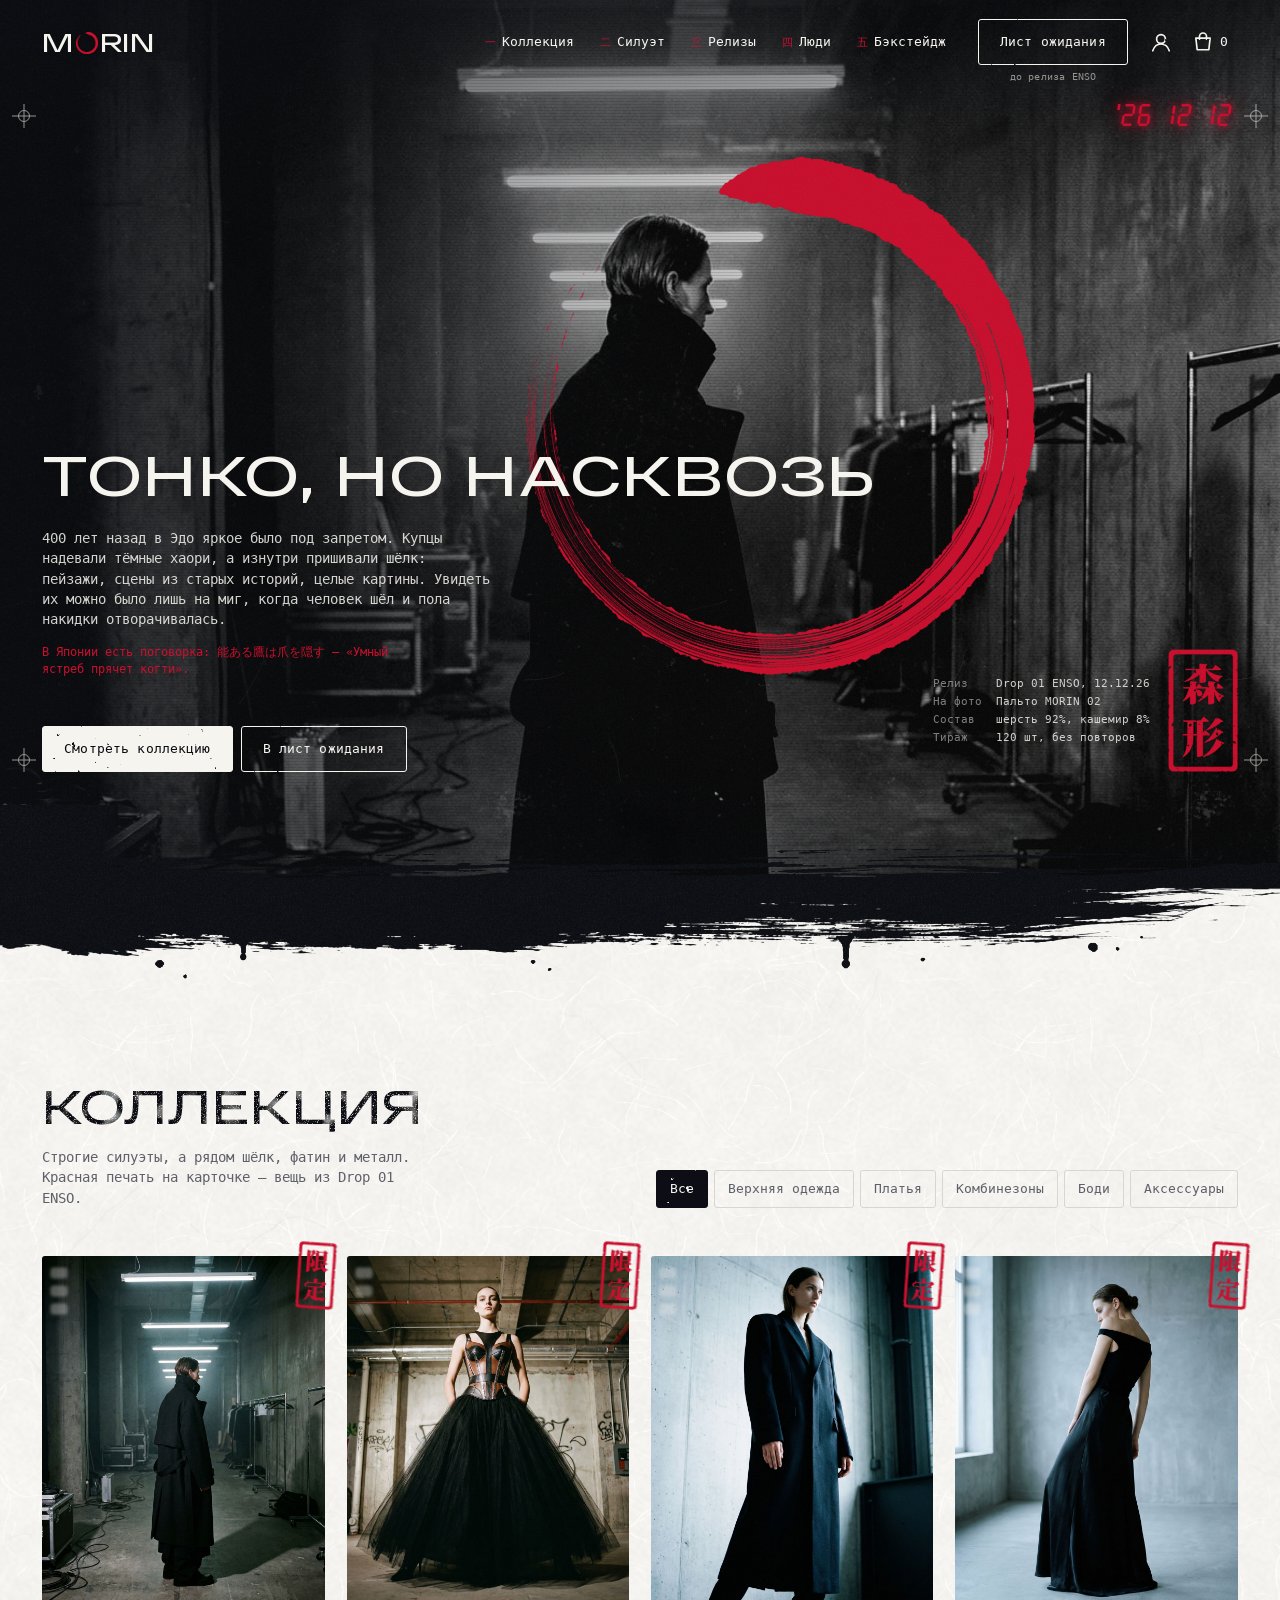
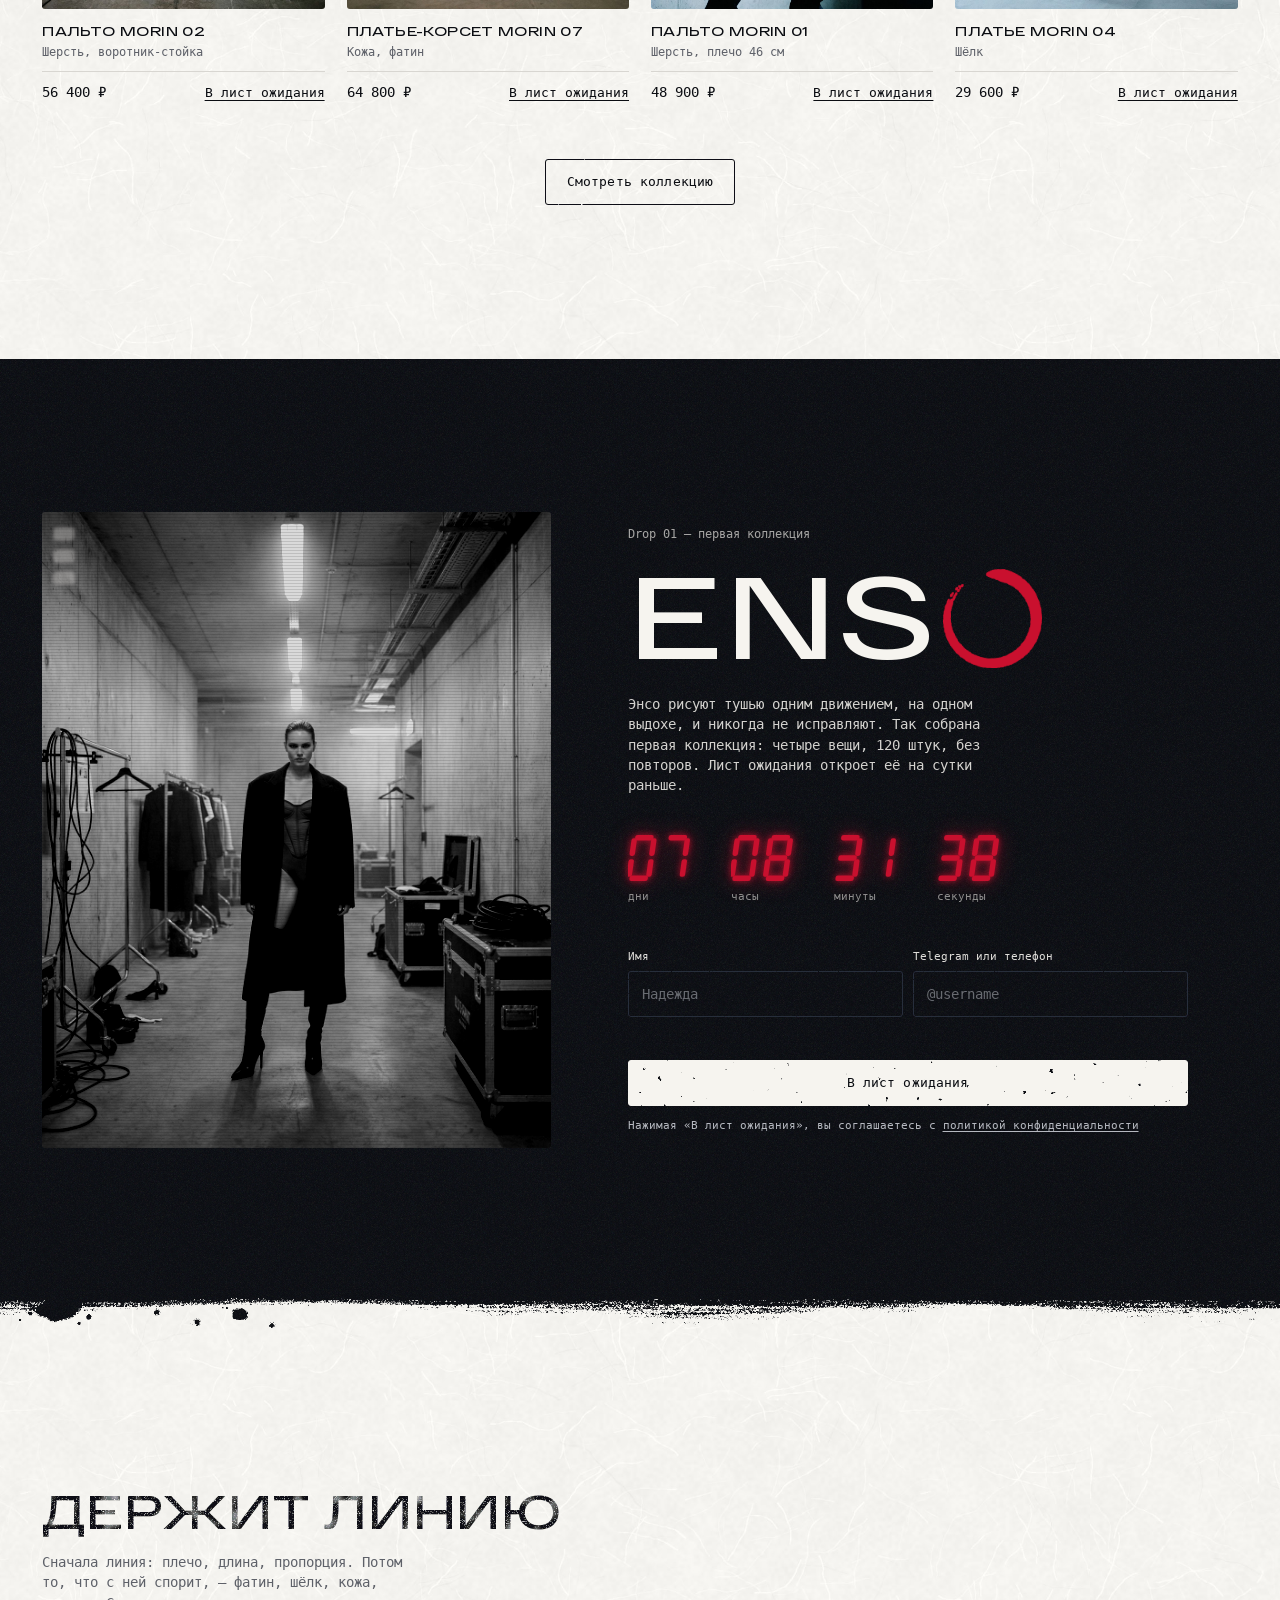
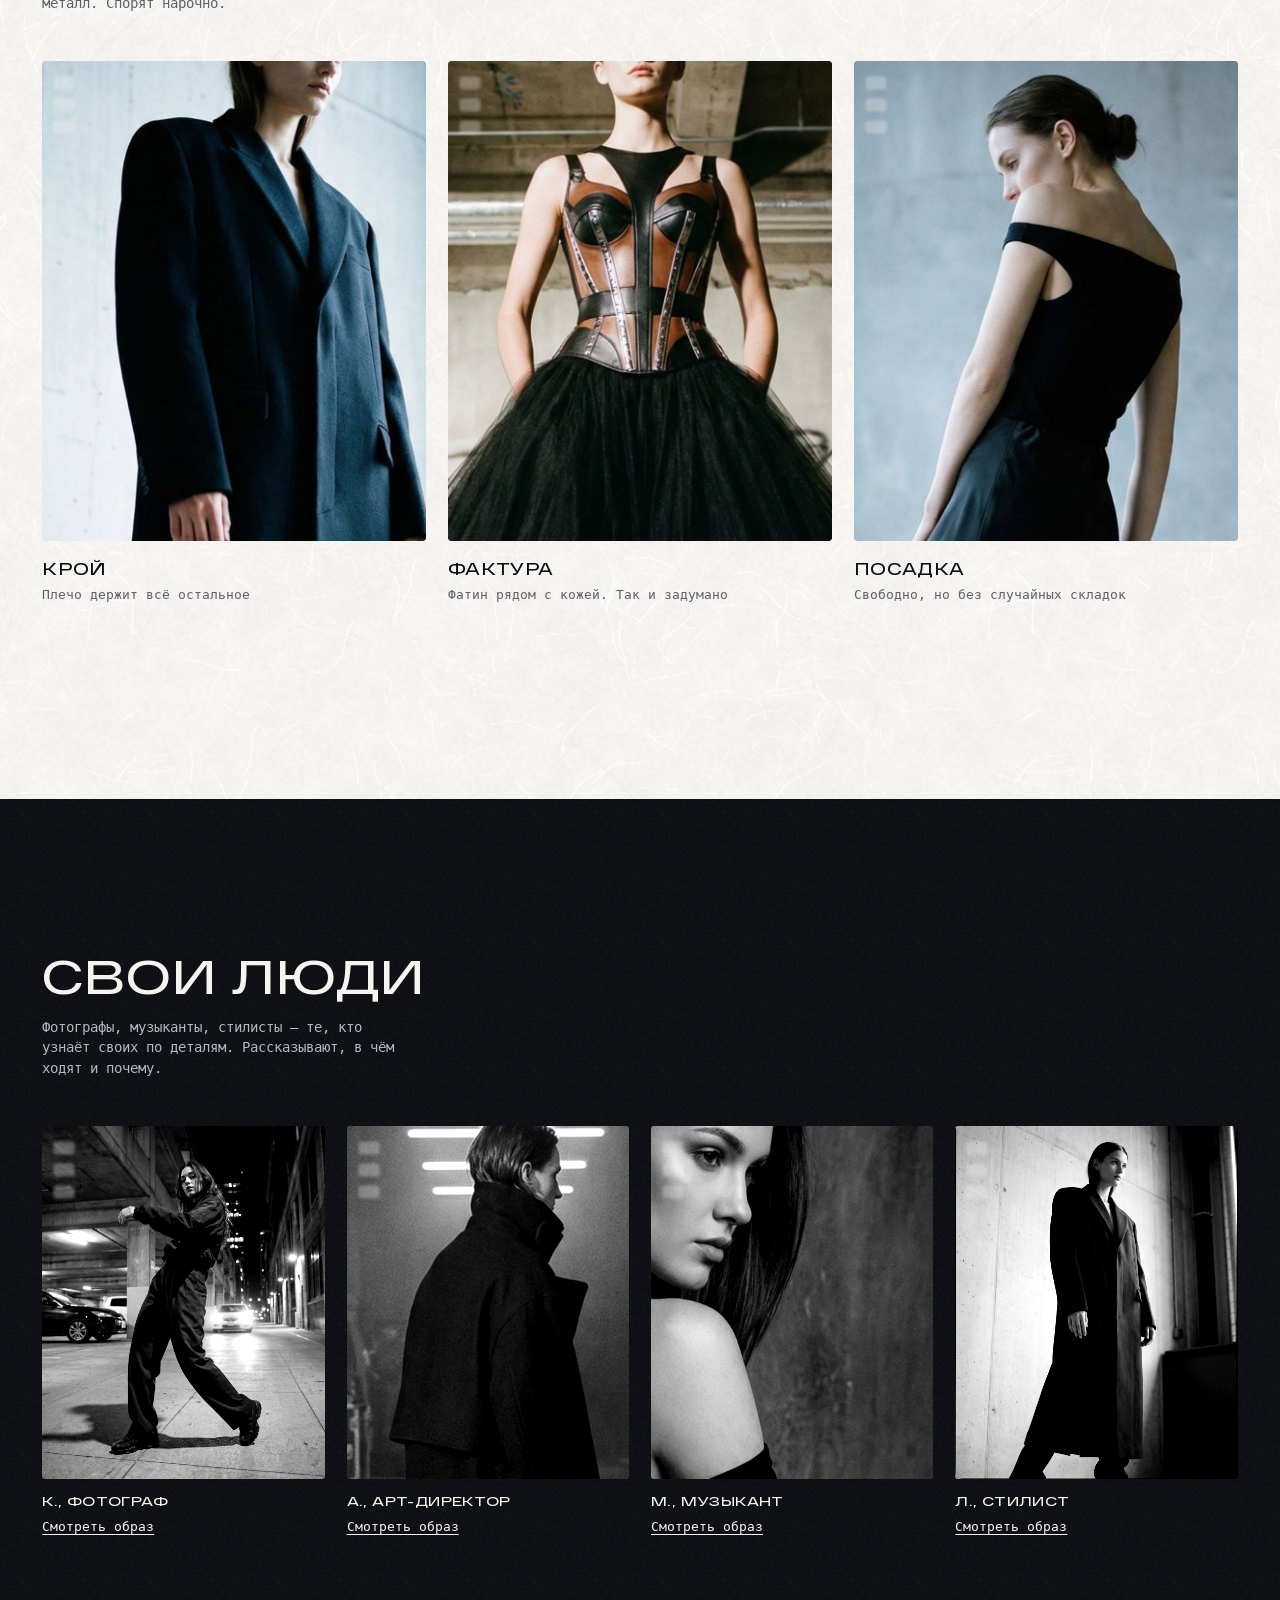
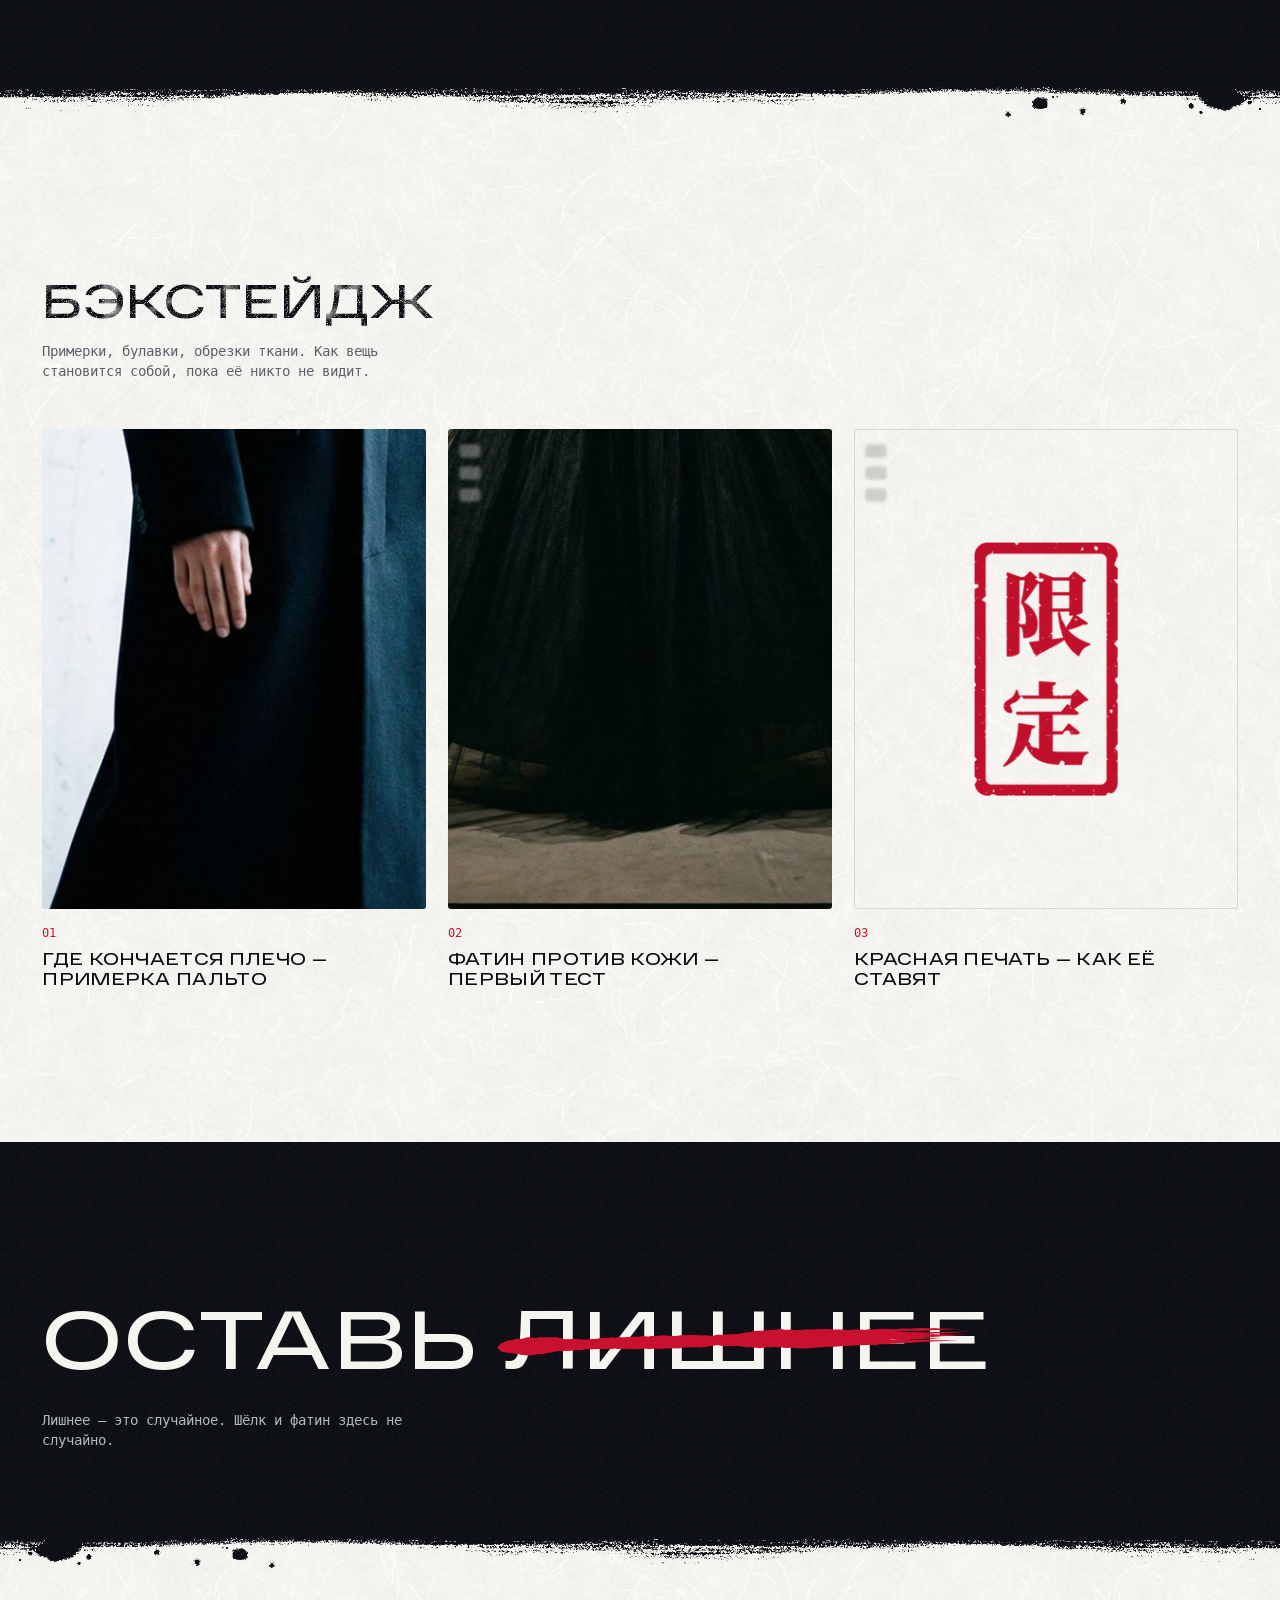
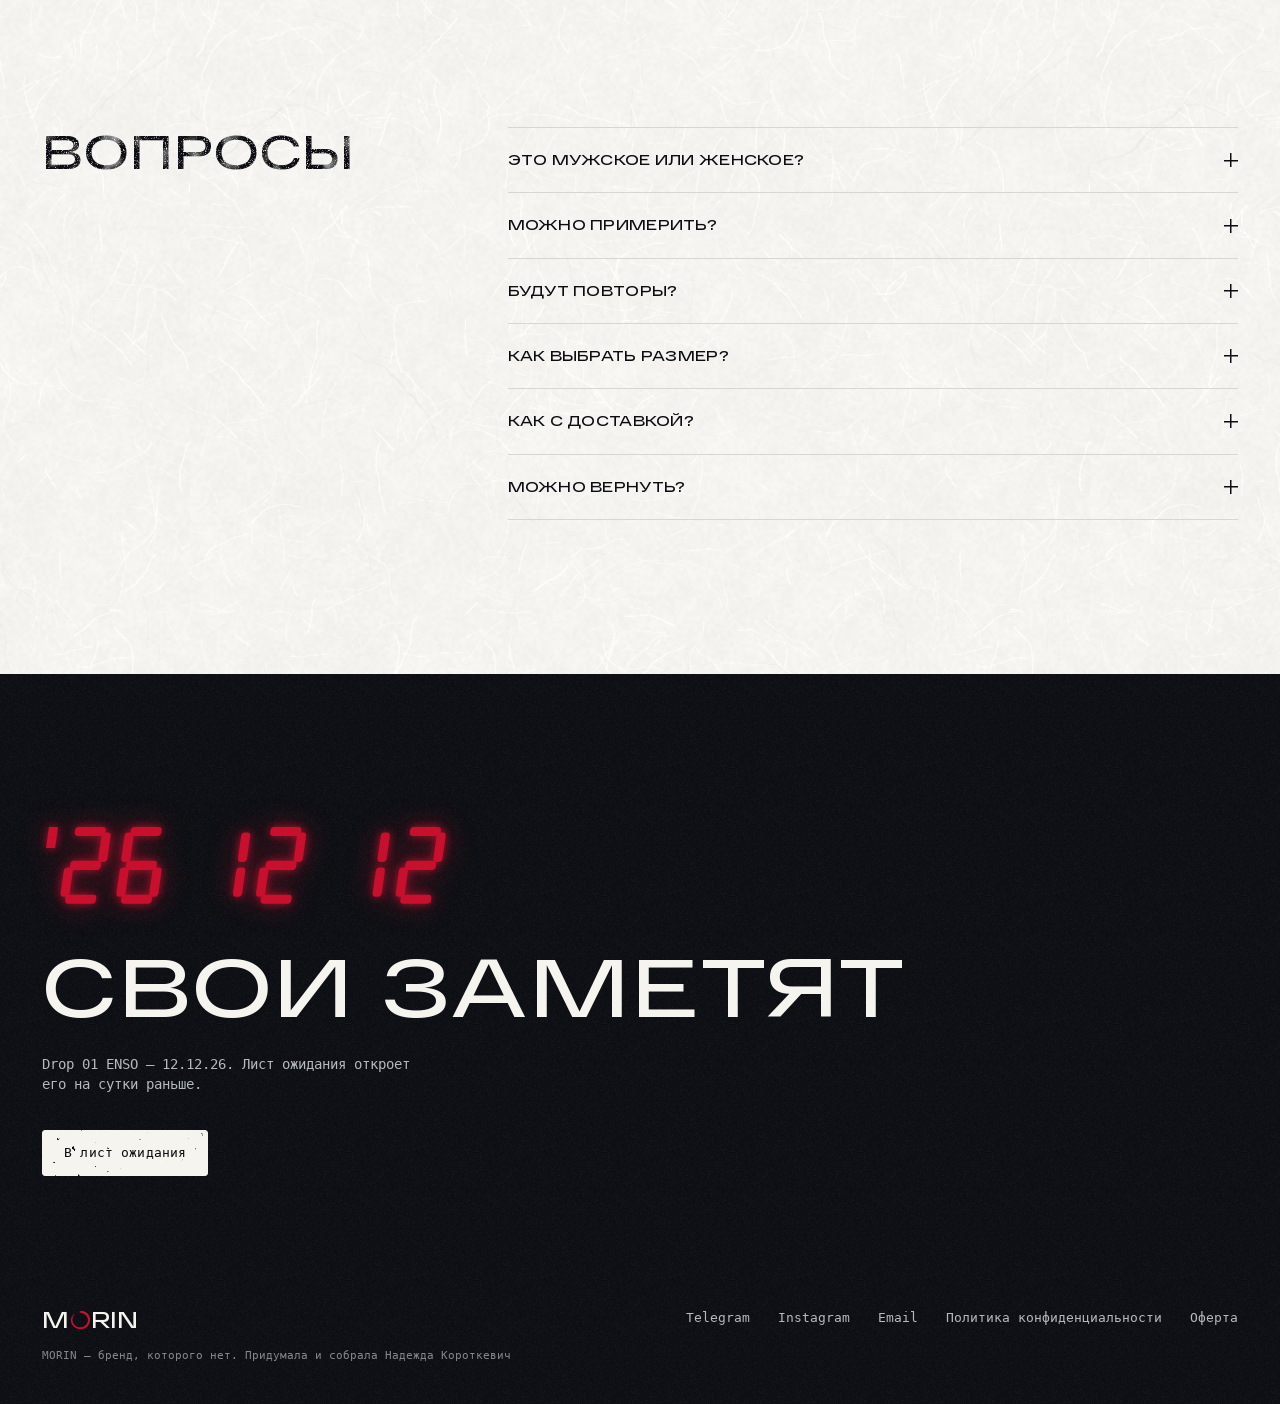
<file: index.html>
<!doctype html>
<html lang="ru">
<head>
<meta charset="utf-8">
<meta name="viewport" content="width=device-width,initial-scale=1,viewport-fit=cover">
<meta name="claude:viewport-fit-sides" content="cover">
<title>MORIN</title>
<link rel="icon" href="favicon.ico" sizes="any">
<link rel="icon" href="favicon-32x32.png" type="image/png" sizes="32x32">
<link rel="icon" href="favicon-16x16.png" type="image/png" sizes="16x16">
<link rel="apple-touch-icon" href="apple-touch-icon.png">
<link rel="stylesheet" href="css/morin.css">
<script>if(!matchMedia('(prefers-reduced-motion: reduce)').matches&&'IntersectionObserver' in window)document.documentElement.classList.add('anim')</script>
</head>
<body>



<div id="chrome"></div>

<main id="top">
  <!-- ЭКРАН 1 -->
  <section class="hero" aria-labelledby="h1">
    <img class="hero__photo" src="img/corridor-coat.jpg" alt="Модель в длинном пальто MORIN 02 стоит в бетонном коридоре бэкстейджа">
    <img class="hero__silk" id="silk" src="img/silk-lining.webp" alt="" aria-hidden="true">
    <div class="hero__glitch" aria-hidden="true"></div>
    <div class="hero__glitch hero__glitch--r" aria-hidden="true"></div>
    <div class="hero__scan" aria-hidden="true"></div>
    <div class="hero__grain"></div>
    <div class="hero__shade"></div>
    <img class="enso" src="img/enso-red.webp" alt="">
    <svg class="reg reg--tl" aria-hidden="true"><use href="#reg"/></svg>
    <svg class="reg reg--tr" aria-hidden="true"><use href="#reg"/></svg>
    <svg class="datestamp" id="datestamp" role="img" aria-label="Дата релиза: 12 декабря 2026"></svg>
    <svg class="reg reg--bl" aria-hidden="true"><use href="#reg"/></svg>
    <svg class="reg reg--br" aria-hidden="true"><use href="#reg"/></svg>

    <div class="hero__content">
      <div class="wrap">
        <h1 id="h1">Тонко, но насквозь</h1>
        <p class="hero__lead">400 лет назад в Эдо яркое было под запретом. Купцы надевали тёмные хаори, а изнутри пришивали шёлк: пейзажи, сцены из старых историй, целые картины. Увидеть их можно было лишь на миг, когда человек шёл и пола накидки отворачивалась.</p>
        <p class="hero__saying">В Японии есть поговорка: <span lang="ja">能ある鷹は爪を隠す</span> — «Умный ястреб прячет когти».</p>
        <div class="hero__actions">
          <a class="btn btn--solid" href="catalog.html">Смотреть коллекцию</a>
          <a class="btn btn--light" href="#drop">В лист ожидания</a>
        </div>
      </div>
    </div>

    <div class="doc">
      <dl>
        <dt>Релиз</dt><dd>Drop 01 ENSO, 12.12.26</dd>
        <dt>На фото</dt><dd>Пальто MORIN 02</dd>
        <dt>Состав</dt><dd>шерсть 92%, кашемир 8%</dd>
        <dt>Тираж</dt><dd>120 шт, без повторов</dd>
      </dl>
      <img class="stamp" src="img/seal-moriform.webp" alt="Печать MORIN: иероглифы 森 и 形 — «мори» и «форма»">
    </div>
  </section>

  <!-- ЭКРАН 2 -->
  <section class="paper t-tear b-tear" id="collection" aria-labelledby="col-h">
    <span class="pline pline--hero" aria-hidden="true"></span>
    <div class="wrap col">
      <div class="col__head">
        <div>
          <h2 id="col-h">Коллекция</h2>
          <p>Строгие силуэты, а рядом шёлк, фатин и металл. Красная печать на карточке — вещь из Drop 01 ENSO.</p>
        </div>
        <div class="filters" role="group" aria-label="Категории" id="filters"></div>
      </div>
      <div class="grid" id="grid"></div>
      <div class="col__more"><a class="btn btn--ink" href="catalog.html">Смотреть коллекцию</a></div>
    </div>
  </section>
  <!-- ДРОП ENSO -->
  <section class="drop t-tear b-tear" id="drop" aria-labelledby="drop-h">
    <div class="wrap drop__grid">
      <figure class="drop__photo">
        <span class="film" aria-hidden="true"><i></i><i></i><i></i></span>
        <img src="img/corridor-woman.jpg" alt="Модель в чёрном пальто нараспашку посреди коридора бэкстейджа">
        <img class="stamp" src="img/seal-gentei.webp" alt="Печать 限定: ограниченный выпуск">
      </figure>
      <div>
        <p class="drop__kicker">Drop 01 — первая коллекция</p>
        <h2 class="drop__title" id="drop-h" aria-label="ENSO">ENS<img src="img/logo-enso-o.webp" alt=""></h2>
        <p class="drop__lead">Энсо рисуют тушью одним движением, на одном выдохе, и никогда не исправляют. Так собрана первая коллекция: четыре вещи, 120 штук, без повторов. Лист ожидания откроет её на сутки раньше.</p>
        <div class="count" id="count" role="timer" aria-label="До релиза Drop 01 ENSO"></div>
        <div class="wait" id="wait">
          <img class="uketsuke" src="img/seal-uketsuke.webp" alt="">
          <form id="waitForm" novalidate>
            <label for="wName">Имя<span class="field"><input id="wName" name="name" autocomplete="given-name" placeholder="Надежда"></span></label>
            <label for="wTg">Telegram или телефон<span class="field"><input id="wTg" name="tg" placeholder="@username"></span></label>
            <p class="wait__err" id="wErr" role="alert"></p>
            <button class="btn btn--solid" type="submit">В лист ожидания</button>
            <p class="consent" style="grid-column:1/-1;margin:2px 0 0">Нажимая «В лист ожидания», вы соглашаетесь с <a href="privacy.html">политикой конфиденциальности</a></p>
          </form>
          <p class="wait__ok" id="wOk" hidden>Заявка принята. Доступ к ENSO придёт за сутки до релиза.</p>
        </div>
      </div>
    </div>
  </section>

  <!-- ФОРМА -->
  <section class="paper form-sec t-tear b-tear" id="silhouette" aria-labelledby="form-h">
    <span class="pline pline--top pline--mirror" aria-hidden="true"></span>
    <div class="wrap col">
      <div class="col__head">
        <div>
          <h2 id="form-h">Держит линию</h2>
          <p>Сначала линия: плечо, длина, пропорция. Потом то, что с ней спорит, — фатин, шёлк, кожа, металл. Спорят нарочно.</p>
        </div>
      </div>
      <div class="tri">
        <figure><span class="ph"><img src="img/coat-long-d1.jpg" alt="Плечо и лацкан тёмного шерстяного пальто"><span class="film" aria-hidden="true"><i></i><i></i><i></i></span></span><figcaption><h3>Крой</h3><p>Плечо держит всё остальное</p></figcaption></figure>
        <figure><span class="ph"><img src="img/corset-d1.jpg" alt="Кожаный корсет и юбка из чёрного фатина"><span class="film" aria-hidden="true"><i></i><i></i><i></i></span></span><figcaption><h3>Фактура</h3><p>Фатин рядом с кожей. Так и задумано</p></figcaption></figure>
        <figure><span class="ph"><img src="img/dress-d1.jpg" alt="Спина в чёрном шёлковом платье с открытыми плечами"><span class="film" aria-hidden="true"><i></i><i></i><i></i></span></span><figcaption><h3>Посадка</h3><p>Свободно, но без случайных складок</p></figcaption></figure>
      </div>
    </div>
  </section>

  <!-- ЛЮДИ (громко) -->
  <section class="dark t-tear b-tear" id="people" aria-labelledby="people-h">
    <div class="wrap dark__in">
      <div class="col__head">
        <div>
          <h2 id="people-h">Свои люди</h2>
          <p>Фотографы, музыканты, стилисты — те, кто узнаёт своих по деталям. Рассказывают, в чём ходят и почему.</p>
        </div>
      </div>
      <div class="people">
        <article class="person"><a class="ph" href="product.html?id=kombinezon-03"><img src="img/jumpsuit.jpg" alt="К., фотограф, в комбинезоне MORIN 03 на ночной парковке"><span class="film" aria-hidden="true"><i></i><i></i><i></i></span></a><h3>K., фотограф</h3><a class="more" href="product.html?id=kombinezon-03">Смотреть образ</a></article>
        <article class="person"><a class="ph" href="product.html?id=palto-02"><img src="img/corridor-coat-d2.jpg" alt="А., арт-директор, в пальто MORIN 02, вид со спины"><span class="film" aria-hidden="true"><i></i><i></i><i></i></span></a><h3>А., арт-директор</h3><a class="more" href="product.html?id=palto-02">Смотреть образ</a></article>
        <article class="person"><a class="ph" href="product.html?id=bodi-06"><img src="img/body-d2.jpg" alt="М., музыкант, портрет в боди MORIN 06"><span class="film" aria-hidden="true"><i></i><i></i><i></i></span></a><h3>М., музыкант</h3><a class="more" href="product.html?id=bodi-06">Смотреть образ</a></article>
        <article class="person"><a class="ph" href="product.html?id=palto-01"><img src="img/coat-long.jpg" alt="Л., стилист, в длинном пальто MORIN 01"><span class="film" aria-hidden="true"><i></i><i></i><i></i></span></a><h3>Л., стилист</h3><a class="more" href="product.html?id=palto-01">Смотреть образ</a></article>
      </div>
    </div>
  </section>

  <!-- БЭКСТЕЙДЖ (тихо) -->
  <section class="paper t-tear b-tear" id="backstage" aria-labelledby="bs-h">
    <span class="pline pline--top" aria-hidden="true"></span>
    <div class="wrap col">
      <div class="col__head">
        <div>
          <h2 id="bs-h">Бэкстейдж</h2>
          <p>Примерки, булавки, обрезки ткани. Как вещь становится собой, пока её никто не видит.</p>
        </div>
      </div>
      <ol class="notes">
        <li><span class="ph"><img src="img/coat-long-d2.jpg" alt="Рука у полы длинного пальто на примерке"><span class="film" aria-hidden="true"><i></i><i></i><i></i></span></span><span class="notes__n">01</span><h3>Где кончается плечо — примерка пальто</h3></li>
        <li><span class="ph"><img src="img/corset-d2.jpg" alt="Юбка из чёрного фатина крупным планом"><span class="film" aria-hidden="true"><i></i><i></i><i></i></span></span><span class="notes__n">02</span><h3>Фатин против кожи — первый тест</h3></li>
        <li><span class="ph ph--seal"><img class="notes__seal" src="img/seal-gentei.webp" alt="Оттиск красной печати 限定 на рисовой бумаге"><span class="film" aria-hidden="true"><i></i><i></i><i></i></span></span><span class="notes__n">03</span><h3>Красная печать — как её ставят</h3></li>
      </ol>
    </div>
  </section>

  <!-- МАНИФЕСТ (громкий акцент) -->
  <section class="dark manifest t-tear" aria-labelledby="man-h">
    <div class="wrap dark__in">
      <h2 class="manifest__h" id="man-h">Оставь <span class="strike">лишнее<img src="img/strike-red.webp" alt=""></span></h2>
      <p class="manifest__p">Лишнее — это случайное. Шёлк и фатин здесь не случайно.</p>
    </div>
  </section>

  <!-- FAQ (тихо) -->
  <section class="paper t-tear b-tear" id="faq" aria-labelledby="faq-h">
    <span class="pline pline--top pline--mirror" aria-hidden="true"></span>
    <div class="wrap col faq">
      <h2 id="faq-h">Вопросы</h2>
      <div class="faq__list">
        <details><summary>Это мужское или женское?</summary><p>Основа — унисекс. Женские модели отмечены в карточке.</p></details>
        <details><summary>Можно примерить?</summary><p>Магазин работает онлайн. Перед заказом можно написать в Telegram — подскажем размер и посадку.</p></details>
        <details><summary>Будут повторы?</summary><p>Вещи из дропа не повторяются. Следующий дроп — другие вещи.</p></details>
        <details><summary>Как выбрать размер?</summary><p>В карточке есть таблица размеров и замеры вещи. Сомнения — пишите в Telegram.</p></details>
        <details><summary>Как с доставкой?</summary><p>Курьером или в пункт выдачи. Срок и цену видно при оформлении.</p></details>
        <details><summary>Можно вернуть?</summary><p>Да, если вещь не подошла. Условия — в оферте.</p></details>
      </div>
    </div>
  </section>

  <!-- ФИНАЛ (громко) + ПОДВАЛ -->
  <section class="dark final t-tear" aria-labelledby="fin-h">
    <div class="wrap dark__in final__in">
      <svg class="final__date" id="finalDate" role="img" aria-label="Дата релиза: 12 декабря 2026"></svg>
      <h2 class="final__h" id="fin-h">Свои заметят</h2>
      <p class="final__p">Drop 01 ENSO — 12.12.26. Лист ожидания откроет его на сутки раньше.</p>
      <a class="btn btn--solid" href="#drop">В лист ожидания</a>
    </div>
    <footer class="foot" data-foot></footer>
  </section>
</main>


<script src="js/morin.js" charset="utf-8"></script>
<script>
const {seg7,countdown,PRODUCTS,card,$}=MORIN;
seg7($('#datestamp'),"'26 12 12");
seg7($('#finalDate'),"'26 12 12");
countdown($('#count'));

// коллекция на главной: четыре вещи, фильтр по категориям
const cats=['Все','Верхняя одежда','Платья','Комбинезоны','Боди','Аксессуары'];
let cur='Все';
function renderFilters(){$('#filters').innerHTML=cats.map(c=>`<button class="chip" type="button" aria-pressed="${c===cur}" data-c="${c}">${c}</button>`).join('')}
function renderGrid(){$('#grid').innerHTML=PRODUCTS.filter(p=>cur==='Все'||p.cat===cur).sort((a,b)=>a.n-b.n).slice(0,4).map(card).join('')}
$('#filters').addEventListener('click',e=>{const b=e.target.closest('[data-c]');if(!b)return;cur=b.dataset.c;renderFilters();renderGrid()});
renderFilters();renderGrid();

// лист ожидания
$('#waitForm').addEventListener('submit',e=>{
  e.preventDefault();
  const n=$('#wName').value.trim(),t=$('#wTg').value.trim();
  if(!n){$('#wErr').textContent='Нужно имя';$('#wName').focus();return}
  if(t.length<3){$('#wErr').textContent='Нужен Telegram или телефон — туда придёт доступ';$('#wTg').focus();return}
  $('#wErr').textContent='';$('#wait').classList.add('is-done');$('#wOk').hidden=false;
});
</script>
</body>
</html>
</file>
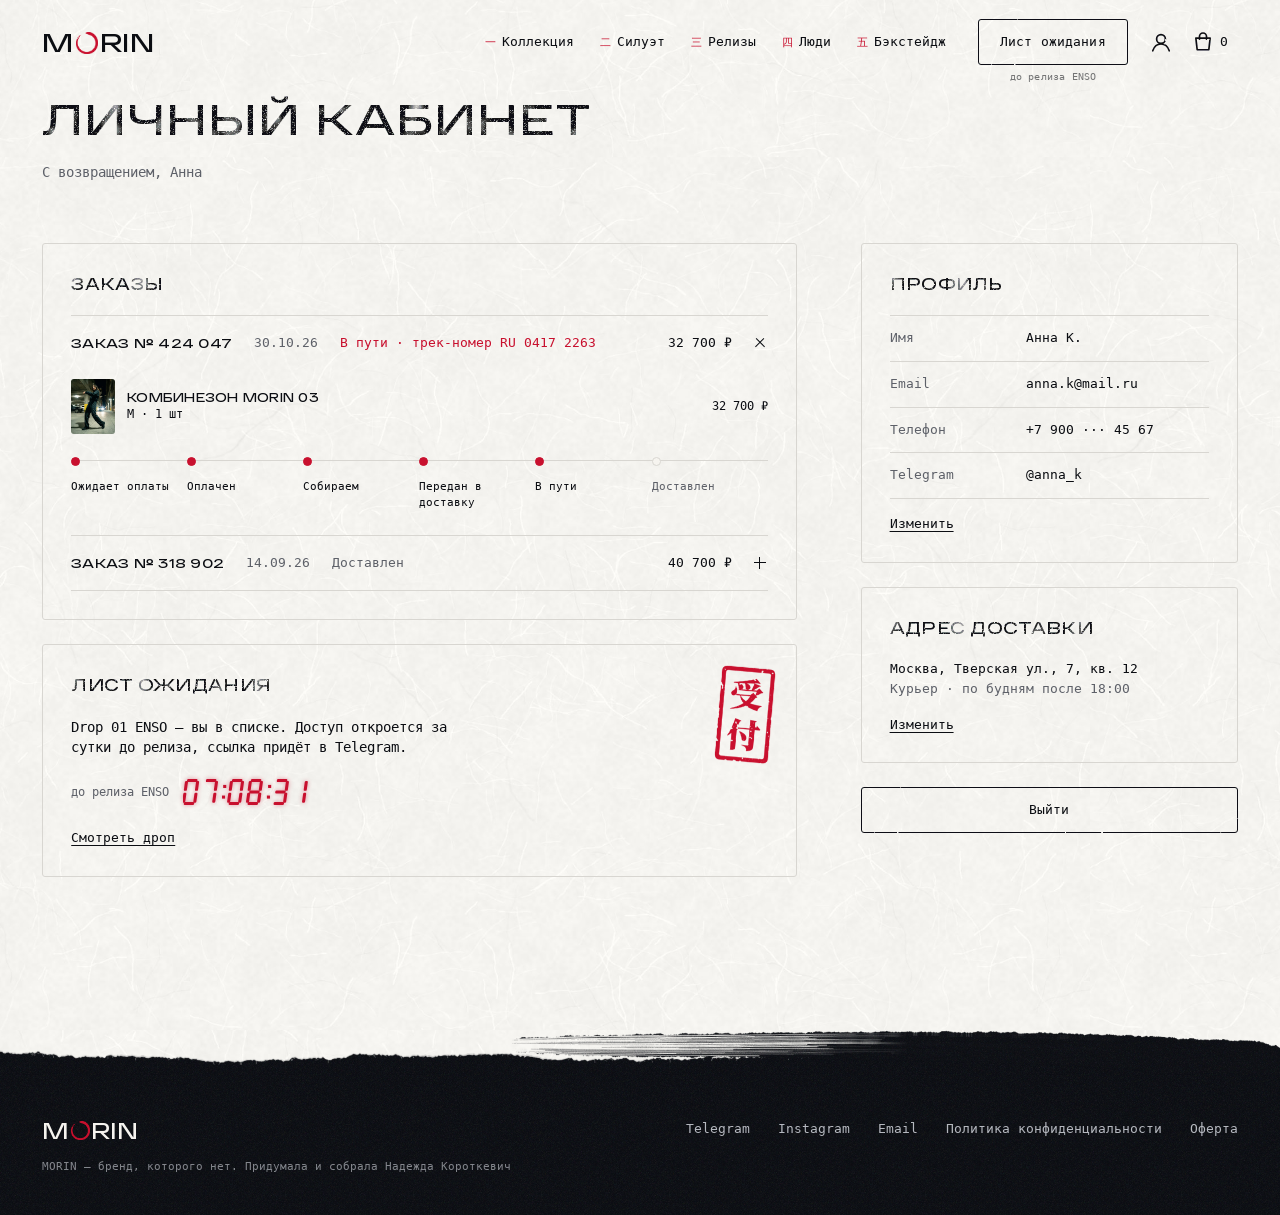
<file: account.html>
<!doctype html>
<html lang="ru">
<head>
<meta charset="utf-8">
<meta name="viewport" content="width=device-width,initial-scale=1,viewport-fit=cover">
<title>Личный кабинет — MORIN</title>
<link rel="icon" href="favicon.ico" sizes="any">
<link rel="icon" href="favicon-32x32.png" type="image/png" sizes="32x32">
<link rel="icon" href="favicon-16x16.png" type="image/png" sizes="16x16">
<link rel="apple-touch-icon" href="apple-touch-icon.png">
<link rel="stylesheet" href="css/morin.css">
<script>if(!matchMedia('(prefers-reduced-motion: reduce)').matches&&'IntersectionObserver' in window)document.documentElement.classList.add('anim')</script>
</head>
<body class="hdr-on-paper">
<div id="chrome"></div>
<main>
<section class="ptop ptop--paper ptop--compact"><div class="wrap ptop__in"><h1 id="ph1">Личный кабинет</h1><p class="ptop__sub" id="psub">С возвращением, Анна</p></div></section>
<section class="paper paper--flush b-tear"><span class="tear tear--bottom" aria-hidden="true"></span><div class="wrap col">
<div id="accv"></div>
</div></section>
<section class="pend"><span class="foot-stroke" aria-hidden="true"></span><footer class="foot" data-foot></footer></section>
</main>
<script src="js/morin.js" charset="utf-8"></script>
<script>
const {toast,$,rub,byId,seg7,left}=MORIN;
let inside=true;try{inside=localStorage.getItem('morin-out')!=='1'}catch(e){}
const ORDERS=[
  {n:'424 047',date:'30.10.26',items:[['kombinezon-03','M',1]],step:4},
  {n:'318 902',date:'14.09.26',items:[['tout-05','One size',1],['bodi-06','S',1]],step:5},
];
const STEPS=['Ожидает оплаты','Оплачен','Собираем','Передан в доставку','В пути','Доставлен'];
function order(o,open){
  const sum=o.items.reduce((s,[id,,q])=>s+byId(id).price*q,0);
  return `<details class="ord"${open?' open':''}><summary>
     <span class="ord__n">Заказ № ${o.n}</span><span class="ord__d">${o.date}</span>
     <span class="ord__s${o.step<5?' is-live':''}">${STEPS[o.step]}${o.step===4?' · трек-номер RU 0417 2263':''}</span><span class="ord__p">${rub(sum)}</span></summary>
     <ul class="sum__items">${o.items.map(([id,sz,q])=>{const p=byId(id);return `<li><img src="img/${p.img}.jpg" alt=""><span><b><a href="product.html?id=${p.id}">${p.name}</a></b>${sz} · ${q} шт</span><span>${rub(p.price*q)}</span></li>`}).join('')}</ul>
     <ol class="track track--sm" aria-label="Статус заказа">${STEPS.map((t,i)=>`<li class="${i<=o.step?'on':''}"${i===o.step?' aria-current="step"':''}>${t}</li>`).join('')}</ol>
   </details>`}
function dash(){
  $('#psub').textContent='С возвращением, Анна';
  $('#accv').innerHTML=`<div class="acc">
   <div class="acc__main">
     <section class="acc__box"><h2>Заказы</h2>${ORDERS.map((o,i)=>order(o,i===0)).join('')}</section>
     <section class="acc__box acc__wait">
       <img class="acc__seal" src="img/seal-uketsuke.webp" alt="Печать 受付: заявка принята">
       <h2>Лист ожидания</h2>
       <p>Drop 01 ENSO — вы в списке. Доступ откроется за сутки до релиза, ссылка придёт в Telegram.</p>
       <div class="acc__count">до релиза ENSO<svg id="accCount" aria-hidden="true"></svg></div>
       <a class="link" href="releases.html">Смотреть дроп</a>
     </section>
   </div>
   <aside class="acc__side">
     <section class="acc__box"><h2>Профиль</h2>
       <dl class="spec"><div><dt>Имя</dt><dd>Анна К.</dd></div><div><dt>Email</dt><dd>anna.k@mail.ru</dd></div><div><dt>Телефон</dt><dd>+7 900 ··· 45 67</dd></div><div><dt>Telegram</dt><dd>@anna_k</dd></div></dl>
       <button class="link acc__edit" type="button" data-soon>Изменить</button></section>
     <section class="acc__box"><h2>Адрес доставки</h2>
       <p class="acc__addr">Москва, Тверская ул., 7, кв. 12<br><span class="muted">Курьер · по будням после 18:00</span></p>
       <button class="link acc__edit" type="button" data-soon>Изменить</button></section>
     <button class="btn btn--ink btn--wide" type="button" id="logout">Выйти</button>
   </aside></div>`;
  const tick=()=>{const v=left();seg7($('#accCount'),v.slice(0,3).join(':'))};tick();clearInterval(window._t);window._t=setInterval(tick,30000);
  $('#logout').addEventListener('click',()=>{set(false)});
}
function login(){
  $('#psub').textContent='Войдите, чтобы видеть заказы и лист ожидания';
  $('#accv').innerHTML=`<div style="max-width:420px"><form id="acc" novalidate>
  <fieldset class="fs"><legend>Вход</legend><div class="fs__grid">
    <label class="pf full" for="accEmail">Email<span class="field"><input id="accEmail" name="email" type="email" placeholder="name@mail.ru" autocomplete="email"></span></label>
    <label class="pf full" for="accPass">Пароль<span class="field"><input id="accPass" name="pass" type="password" placeholder="••••••••" autocomplete="current-password"></span></label>
  </div></fieldset>
  <button class="btn btn--fill btn--wide" type="submit">Войти</button>
  <p class="consent">Нажимая «Войти», вы соглашаетесь с <a href="privacy.html">политикой конфиденциальности</a></p>
  <p class="sum__hint">Нет аккаунта? <a href="#" id="accReg">Зарегистрироваться</a> · Вопрос — ответим в Telegram</p>
</form></div>`;
  $('#acc').addEventListener('submit',e=>{e.preventDefault();set(true)});
  $('#accReg').addEventListener('click',e=>{e.preventDefault();toast('Регистрация скоро откроется')});
}
function set(v){inside=v;try{localStorage.setItem('morin-out',v?'0':'1')}catch(e){}v?dash():login();scrollTo({top:0})}
document.addEventListener('click',e=>{if(e.target.closest('[data-soon]'))toast('Редактирование скоро откроется')});
inside?dash():login();
</script>
</body>
</html>
</file>
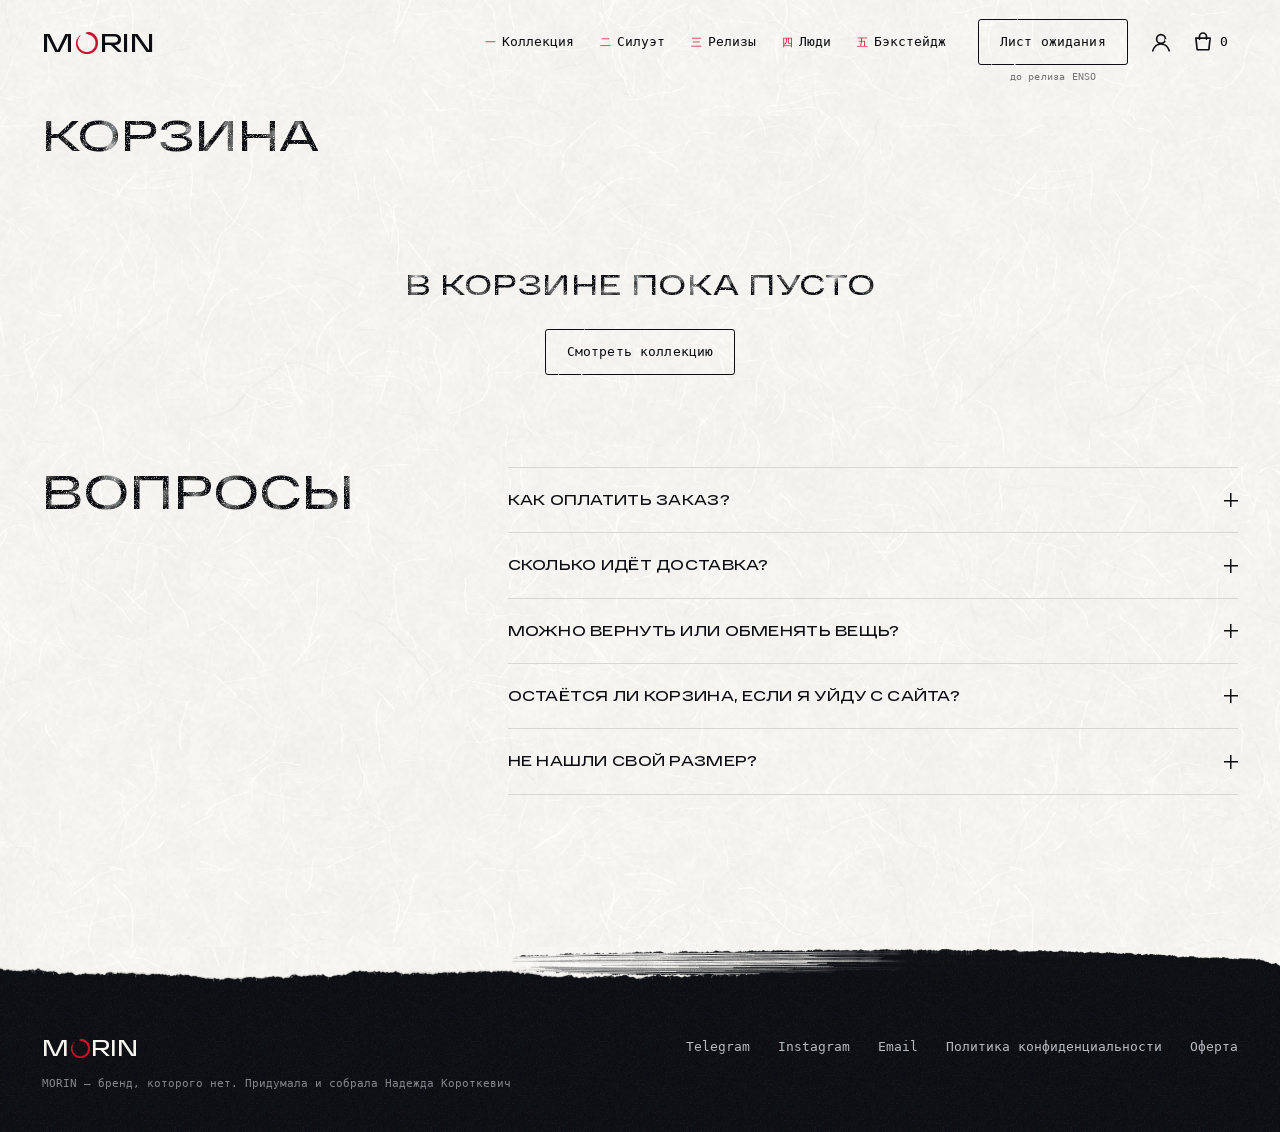
<file: cart.html>
<!doctype html>
<html lang="ru">
<head>
<meta charset="utf-8">
<meta name="viewport" content="width=device-width,initial-scale=1,viewport-fit=cover">
<title>Корзина — MORIN</title>
<link rel="icon" href="favicon.ico" sizes="any">
<link rel="icon" href="favicon-32x32.png" type="image/png" sizes="32x32">
<link rel="icon" href="favicon-16x16.png" type="image/png" sizes="16x16">
<link rel="apple-touch-icon" href="apple-touch-icon.png">
<link rel="stylesheet" href="css/morin.css">
<script>if(!matchMedia('(prefers-reduced-motion: reduce)').matches&&'IntersectionObserver' in window)document.documentElement.classList.add('anim')</script>
</head>
<body class="hdr-on-paper">
<div id="chrome"></div>
<main>
<section class="ptop ptop--paper"><div class="wrap ptop__in"><h1 id="ph1">Корзина</h1><p class="ptop__sub" id="psub">Всё на месте?</p></div></section>
<section class="paper paper--flush b-tear"><span class="tear tear--bottom" aria-hidden="true"></span><div class="wrap col">
<div id="cartv"></div>
<div class="faq" style="margin-top:72px">
  <h2>Вопросы</h2>
  <div class="faq__list">
    <details><summary>Как оплатить заказ?</summary><p>Картой при оформлении. Полная сумма списывается сразу после подтверждения заказа.</p></details>
    <details><summary>Сколько идёт доставка?</summary><p>Курьером или в пункт выдачи, обычно 2–5 дней по России. Точный срок и цену покажем на шаге оформления.</p></details>
    <details><summary>Можно вернуть или обменять вещь?</summary><p>Да, если вещь не подошла и не была в носке. Условия — в оферте, поможем с обменом в Telegram.</p></details>
    <details><summary>Остаётся ли корзина, если я уйду с сайта?</summary><p>Да, вещи сохраняются в этом браузере. При оформлении заказа ничего заново добавлять не нужно.</p></details>
    <details><summary>Не нашли свой размер?</summary><p>Напишите нам в Telegram — подскажем посадку и похожие варианты из коллекции.</p></details>
  </div>
</div>
</div></section>
<section class="pend"><span class="foot-stroke" aria-hidden="true"></span><footer class="foot" data-foot></footer></section>
</main>
<script src="js/morin.js" charset="utf-8"></script>
<script>

const {byId,rub,$,save}=MORIN;
function render(){
  const c=MORIN.cart;
  if(!c.length){$('#cartv').innerHTML=`<div class="blank"><h2>В корзине пока пусто</h2><a class="btn btn--ink" href="catalog.html">Смотреть коллекцию</a></div>`;$('#psub').hidden=true;return}
  const total=c.reduce((s,x)=>s+byId(x.id).price*x.qty,0),n=c.reduce((s,x)=>s+x.qty,0);
  $('#cartv').innerHTML=`<div class="shop">
   <ul class="lines">${c.map((x,i)=>{const p=byId(x.id);return `<li class="line">
     <a class="ph" href="product.html?id=${p.id}"><img src="img/${p.img}.jpg" alt="${p.name}"></a>
     <div><h3><a href="product.html?id=${p.id}">${p.name}</a></h3><p class="line__meta">${p.mat}</p></div>
     <span class="line__price">${rub(p.price*x.qty)}</span>
     <div class="line__ctl">
       <div style="display:flex;gap:14px;align-items:center;flex-wrap:wrap">
         ${p.sizes.length>1?`<label class="sel"><span class="visually-hidden" hidden>Размер</span><select data-i="${i}" aria-label="Размер">${p.sizes.map(s=>`<option${s===x.size?' selected':''}>${s}</option>`).join('')}</select></label>`:`<span class="line__meta" style="margin:0">${x.size}</span>`}
         <span class="qty"><button type="button" data-q="${i}" data-d="-1" aria-label="Меньше">−</button><output aria-live="polite">${x.qty}</output><button type="button" data-q="${i}" data-d="1" aria-label="Больше">+</button></span>
       </div>
       <button class="link" type="button" data-rm="${i}">Убрать</button>
     </div></li>`}).join('')}</ul>
   <aside class="sum" aria-label="Итого">
     <h2>Заказ</h2>
     <div class="sum__row"><span>Вещи, ${n} шт</span><span>${rub(total)}</span></div>
     <div class="sum__row"><span>Доставка</span><span>посчитаем при оформлении</span></div>
     <div class="sum__total"><span>Итого</span><span>${rub(total)}</span></div>
     <a class="btn btn--fill btn--wide" href="checkout.html">К оформлению</a>
     <p class="sum__hint">Вопрос по размеру или посадке — ответим в Telegram</p>
   </aside></div>`;
}
document.addEventListener('click',e=>{
  const q=e.target.closest('[data-q]');const r=e.target.closest('[data-rm]');const c=MORIN.cart;
  if(q){const it=c[+q.dataset.q];it.qty+=+q.dataset.d;if(it.qty<1)c.splice(+q.dataset.q,1);MORIN.cart=c;render()}
  if(r){c.splice(+r.dataset.rm,1);MORIN.cart=c;render()}
});
document.addEventListener('change',e=>{const s=e.target.closest('select[data-i]');if(!s)return;const c=MORIN.cart;const it=c[+s.dataset.i];const dup=c.find((y,j)=>j!==+s.dataset.i&&y.id===it.id&&y.size===s.value);if(dup){dup.qty+=it.qty;c.splice(+s.dataset.i,1)}else it.size=s.value;MORIN.cart=c;render()});
render();

</script>
</body>
</html>
</file>
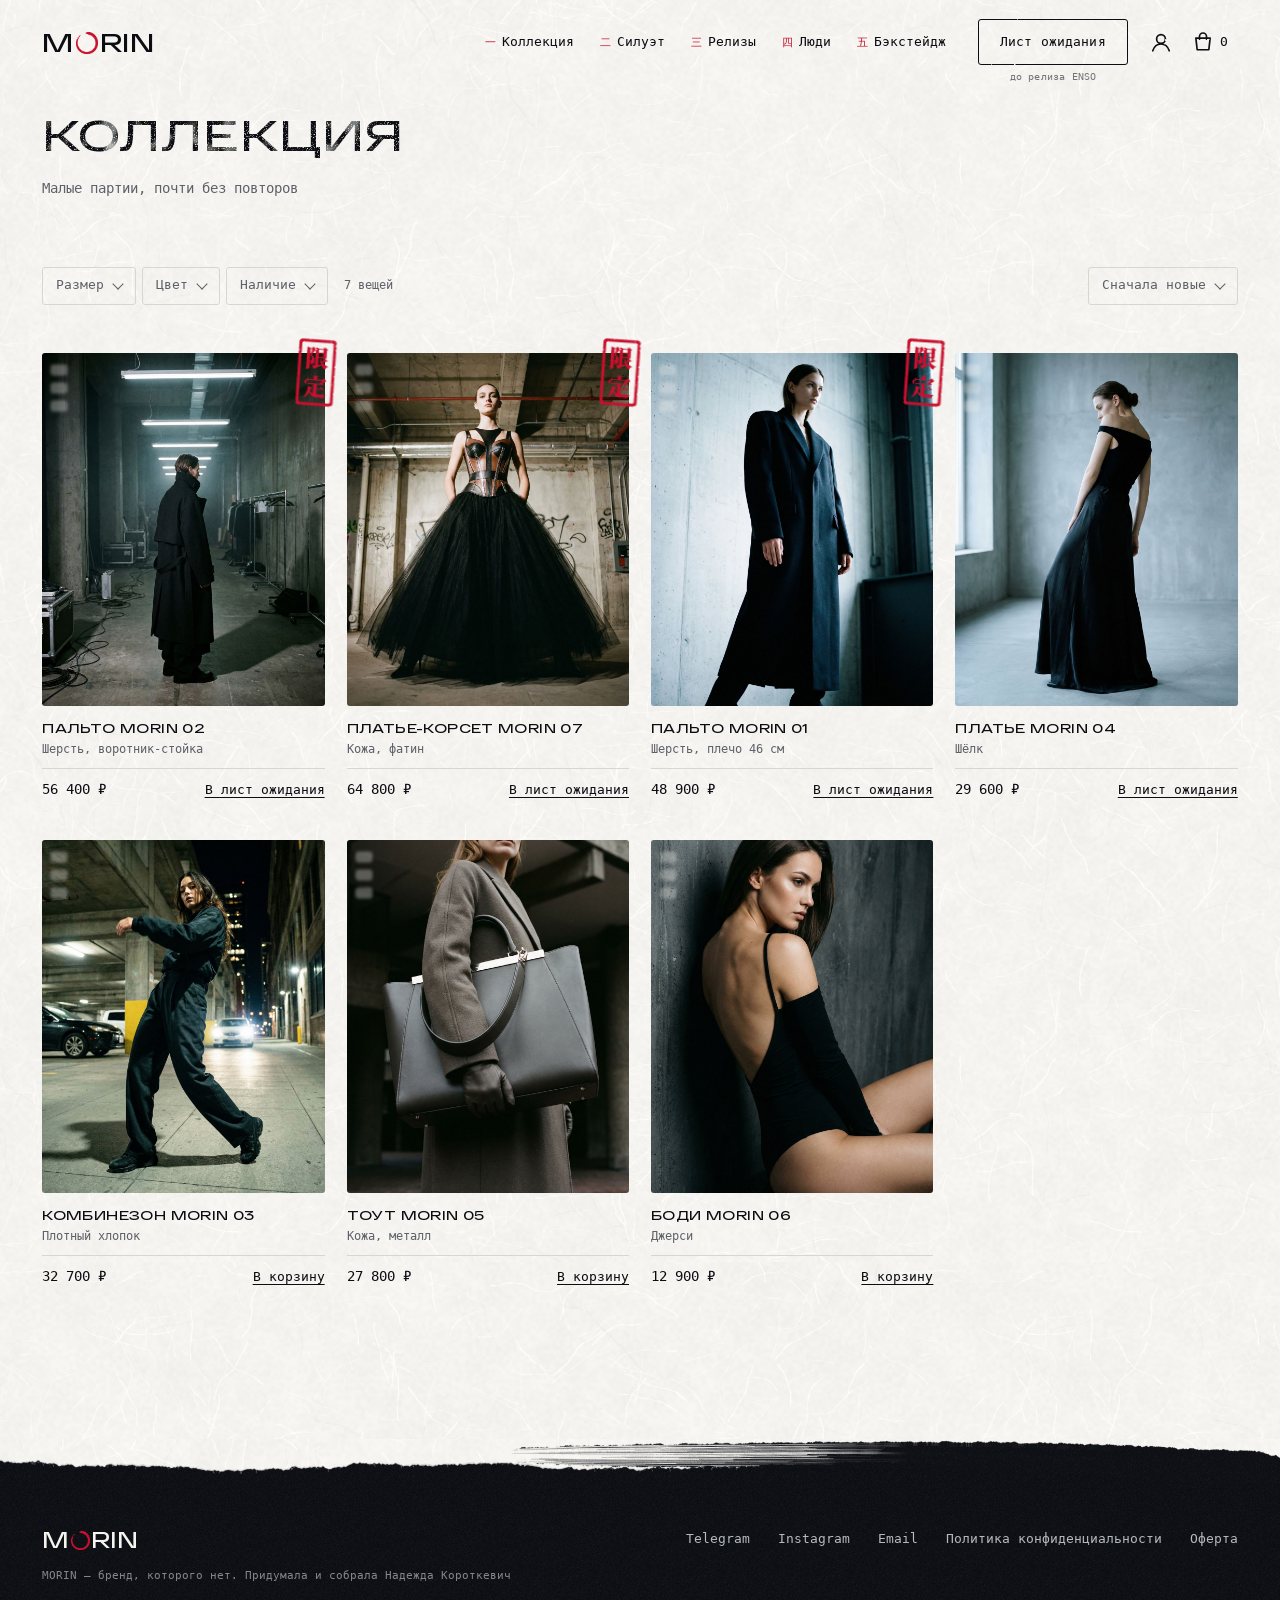
<file: catalog.html>
<!doctype html>
<html lang="ru">
<head>
<meta charset="utf-8">
<meta name="viewport" content="width=device-width,initial-scale=1,viewport-fit=cover">
<title>Коллекция — MORIN</title>
<link rel="icon" href="favicon.ico" sizes="any">
<link rel="icon" href="favicon-32x32.png" type="image/png" sizes="32x32">
<link rel="icon" href="favicon-16x16.png" type="image/png" sizes="16x16">
<link rel="apple-touch-icon" href="apple-touch-icon.png">
<link rel="stylesheet" href="css/morin.css">
<script>if(!matchMedia('(prefers-reduced-motion: reduce)').matches&&'IntersectionObserver' in window)document.documentElement.classList.add('anim')</script>
</head>
<body class="hdr-on-paper">
<div id="chrome"></div>
<main>
<section class="ptop ptop--paper"><div class="wrap ptop__in"><h1 id="ph1">Коллекция</h1><p class="ptop__sub" id="psub">Малые партии, почти без повторов</p></div></section>
<section class="paper paper--flush b-tear"><span class="tear tear--bottom" aria-hidden="true"></span><div class="wrap col">
<div class="tools" id="tools"></div>
<div class="grid" id="grid"></div>
</div></section>
<section class="pend"><span class="foot-stroke" aria-hidden="true"></span><footer class="foot" data-foot></footer></section>
</main>
<script src="js/morin.js" charset="utf-8"></script>
<script>

const {PRODUCTS,card,$,$$}=MORIN;
const SIZES=['XS','S','M','L','XL','One size'];
const COLORS=[...new Set(PRODUCTS.map(p=>p.color))];
const AVAIL=['В наличии','Скоро в дропе'];
const SORTS=['Сначала новые','Сначала дроп','По цене'];
const st={size:new Set(),color:new Set(),avail:new Set(),sort:'Сначала новые'};
if(new URLSearchParams(location.search).get('avail')==='drop')st.avail.add('Скоро в дропе');
const av=p=>p.drop?'Скоро в дропе':'В наличии';
function list(){
  let l=PRODUCTS.filter(p=>(!st.size.size||p.sizes.some(s=>st.size.has(s)))&&(!st.color.size||st.color.has(p.color))&&(!st.avail.size||st.avail.has(av(p))));
  const by={'Сначала новые':(a,b)=>a.n-b.n,'Сначала дроп':(a,b)=>(b.drop-a.drop)||a.n-b.n,'По цене':(a,b)=>a.price-b.price}[st.sort];
  return l.sort(by)}
const word=n=>n%10===1&&n%100!==11?'вещь':(n%10>=2&&n%10<=4&&(n%100<10||n%100>=20))?'вещи':'вещей';
function dd(key,label,vals){
  const k=st[key].size;
  return `<details class="dd" data-k="${key}"><summary class="chip">${label}${k?`<b>· ${k}</b>`:''}</summary><div class="dd__panel">${vals.map(v=>`<button class="chip sm" type="button" data-k="${key}" data-v="${v}" aria-pressed="${st[key].has(v)}">${v}</button>`).join('')}</div></details>`}
function render(){
  const open=$('.dd[open]')?.dataset.k;
  const any=st.size.size+st.color.size+st.avail.size;
  const l=list();
  $('#tools').innerHTML=`<div class="tools__f">${dd('size','Размер',SIZES)}${dd('color','Цвет',COLORS)}${dd('avail','Наличие',AVAIL)}${any?'<button class="link reset" type="button" data-reset>Сбросить фильтры</button>':''}<span class="tools__n">${l.length} ${word(l.length)}</span></div>
  <details class="dd dd--r" data-k="sort"><summary class="chip">${st.sort}</summary><div class="dd__panel dd__panel--list" role="menu">${SORTS.map(s=>`<button class="opt" type="button" role="menuitemradio" data-sort="${s}" aria-checked="${s===st.sort}">${s}</button>`).join('')}</div></details>`;
  if(open&&open!=='sort'){const d=$(`.dd[data-k="${open}"]`);if(d)d.open=true}
  $('#grid').innerHTML=l.length?l.map(card).join(''):`<div class="empty"><h3>Ничего не нашлось</h3><button class="btn btn--ink" type="button" data-reset>Сбросить фильтры</button></div>`;
}
document.addEventListener('click',e=>{
  const v=e.target.closest('[data-v]');
  if(v){const s=st[v.dataset.k];s.has(v.dataset.v)?s.delete(v.dataset.v):s.add(v.dataset.v);render();return}
  const so=e.target.closest('[data-sort]');
  if(so){st.sort=so.dataset.sort;render();return}
  if(e.target.closest('[data-reset]')){st.size.clear();st.color.clear();st.avail.clear();render();return}
  if(!e.target.closest('.dd'))$$('.dd[open]').forEach(d=>d.open=false);
});
document.addEventListener('toggle',e=>{if(e.target.matches?.('.dd')&&e.target.open)$$('.dd[open]').forEach(d=>{if(d!==e.target)d.open=false})},true);
document.addEventListener('keydown',e=>{if(e.key==='Escape')$$('.dd[open]').forEach(d=>d.open=false)});
render();

</script>
</body>
</html>
</file>
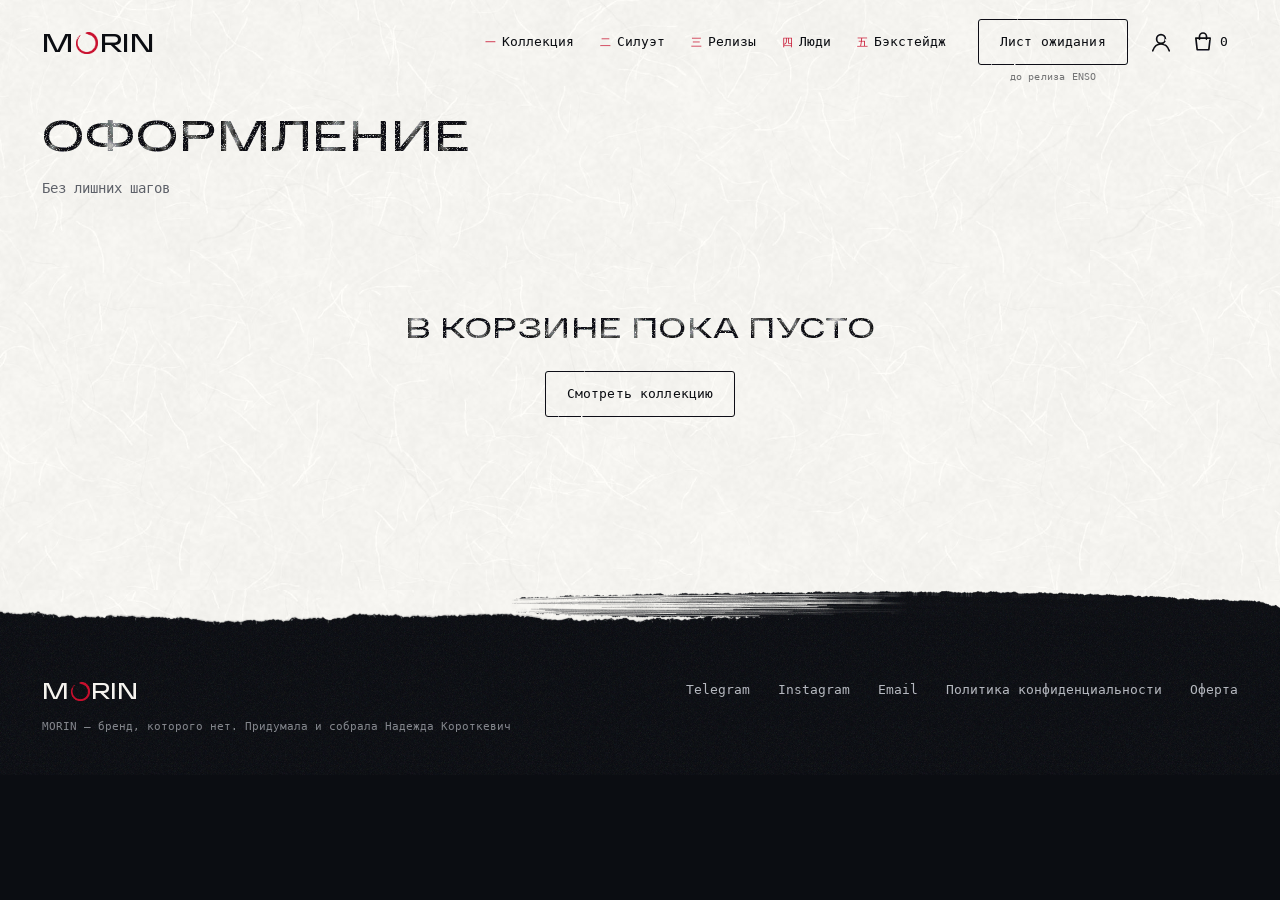
<file: checkout.html>
<!doctype html>
<html lang="ru">
<head>
<meta charset="utf-8">
<meta name="viewport" content="width=device-width,initial-scale=1,viewport-fit=cover">
<title>Оформление — MORIN</title>
<link rel="icon" href="favicon.ico" sizes="any">
<link rel="icon" href="favicon-32x32.png" type="image/png" sizes="32x32">
<link rel="icon" href="favicon-16x16.png" type="image/png" sizes="16x16">
<link rel="apple-touch-icon" href="apple-touch-icon.png">
<link rel="stylesheet" href="css/morin.css">
<script>if(!matchMedia('(prefers-reduced-motion: reduce)').matches&&'IntersectionObserver' in window)document.documentElement.classList.add('anim')</script>
</head>
<body class="hdr-on-paper">
<div id="chrome"></div>
<main>
<section class="ptop ptop--paper"><div class="wrap ptop__in"><h1 id="ph1">Оформление</h1><p class="ptop__sub" id="psub">Без лишних шагов</p></div></section>
<section class="paper paper--flush b-tear"><span class="tear tear--bottom" aria-hidden="true"></span><div class="wrap col">
<div id="cov"></div>
</div></section>
<section class="pend"><span class="foot-stroke" aria-hidden="true"></span><footer class="foot" data-foot></footer></section>
</main>
<script src="js/morin.js" charset="utf-8"></script>
<script>

const {byId,rub,$,$$,seg7}=MORIN;
const fail=new URLSearchParams(location.search).get('pay')==='fail';
const f=(id,label,type='text',ph='',full=false,auto='')=>`<label class="pf${full?' full':''}" for="${id}">${label}<span class="field">${type==='area'?`<textarea id="${id}" name="${id}" placeholder="${ph}"></textarea>`:`<input id="${id}" name="${id}" type="${type}" placeholder="${ph}"${auto?` autocomplete="${auto}"`:''}>`}</span><span class="pf__err" id="${id}Err" role="alert"></span></label>`;
const pick=(name,vals)=>`<div class="pick" role="radiogroup">${vals.map(v=>`<label><input type="radio" name="${name}" value="${v}"><span class="chip">${v}</span></label>`).join('')}</div><p class="fs__err" id="${name}Err" role="alert"></p>`;
function summary(){const c=MORIN.cart,total=c.reduce((s,x)=>s+byId(x.id).price*x.qty,0);
  return `<aside class="sum" aria-label="Заказ"><h2>Заказ</h2><ul class="sum__items">${c.map(x=>{const p=byId(x.id);return `<li><img src="img/${p.img}.jpg" alt=""><span><b>${p.name}</b>${x.size} · ${x.qty} шт</span><span>${rub(p.price*x.qty)}</span></li>`}).join('')}</ul>
  <div class="sum__row"><span>Доставка</span><span>курьер или пункт выдачи</span></div>
  <div class="sum__total"><span>Итого</span><span>${rub(total)}</span></div>
  <button class="btn btn--fill btn--wide" type="submit" form="co">Оплатить</button>
  <p class="consent">Нажимая «Оплатить», вы соглашаетесь с <a href="privacy.html">политикой конфиденциальности</a> и <a href="offer.html">офертой</a></p>
  <p class="sum__hint">Вопрос по размеру или посадке — ответим в Telegram</p></aside>`}
function form(){
  if(!MORIN.cart.length){$('#cov').innerHTML=`<div class="blank"><h2>В корзине пока пусто</h2><a class="btn btn--ink" href="catalog.html">Смотреть коллекцию</a></div>`;return}
  $('#cov').innerHTML=`<div class="shop"><form id="co" novalidate>
    <fieldset class="fs"><legend>Контакты</legend><div class="fs__grid">${f('name','Имя','text','Надежда',true,'name')}${f('tel','Телефон','tel','+7 900 000-00-00',false,'tel')}${f('email','Email','email','name@mail.ru',false,'email')}</div></fieldset>
    <fieldset class="fs"><legend>Доставка</legend><div class="fs__grid">${f('city','Город','text','Москва',false,'address-level2')}${f('addr','Адрес','text','Улица, дом, квартира',false,'street-address')}${f('note','Комментарий для курьера','area','Код домофона, этаж, когда удобно',true)}</div></fieldset>
    <fieldset class="fs"><legend>Способ доставки</legend>${pick('ship',['Курьер','Пункт выдачи'])}</fieldset>
    <fieldset class="fs"><legend>Оплата</legend>${pick('pay',['Картой','СБП'])}</fieldset>
  </form>${summary()}</div>`;
  $('#co').addEventListener('submit',submit);
  $('#co').addEventListener('input',e=>{const l=e.target.closest('.pf');if(l){l.classList.remove('bad');l.querySelector('.pf__err').textContent=''}});
  $('#co').addEventListener('change',e=>{if(e.target.type==='radio')$('#'+e.target.name+'Err').textContent=''});
}
function submit(e){
  e.preventDefault();const F=e.target;let first=null;
  const err=(id,msg)=>{const el=$('#'+id+'Err');el.textContent=msg||'';const l=el.closest('.pf');if(l)l.classList.toggle('bad',!!msg);if(msg&&!first)first=F.querySelector(`[name="${id}"]`)};
  const v=n=>(F.elements[n]?.value||'').trim();
  err('name',v('name')?'':'Нужно имя');
  err('tel',v('tel').replace(/\D/g,'').length>=11?'':'Номер неполный');
  err('email',/^[^\s@]+@[^\s@]+\.[^\s@]{2,}$/.test(v('email'))?'':'В email ошибка');
  err('city',v('city')?'':'Нужен город');
  err('addr',v('addr')?'':'Нужен адрес');
  err('ship',F.querySelector('[name=ship]:checked')?'':'Не выбран способ доставки');
  err('pay',F.querySelector('[name=pay]:checked')?'':'Не выбран способ оплаты');
  if(first){first.focus();return}
  fail?failed():done();
}
function done(){
  const num=String(Math.floor(100000+Math.random()*900000));
  MORIN.cart=[];
  $('#ph1').textContent='Заказ у нас';$('#psub').hidden=true;
  $('#cov').innerHTML=`<div class="done">
    <img class="done__seal" src="img/seal-uketsuke.webp" alt="Печать 受付: принято">
    <p class="done__p" style="margin-top:0">Номер заказа — ${num.slice(0,3)} ${num.slice(3)}. Напишем, когда он поедет</p>
    <ol class="track" aria-label="Статус заказа">${['Ожидает оплаты','Оплачен','Собираем','Передан в доставку','В пути · трек-номер','Доставлен'].map((s,i)=>`<li class="${i<2?'on':''}"${i===1?' aria-current="step"':''}>${s}</li>`).join('')}</ol>
    <a class="btn btn--ink" href="catalog.html">Смотреть коллекцию</a></div>`;
  scrollTo({top:0,behavior:'smooth'});
}
function failed(){
  $('#ph1').textContent='Оплата не прошла';$('#psub').hidden=true;
  $('#cov').innerHTML=`<div class="done"><p class="done__p" style="margin-top:0">Можно попробовать ещё раз или выбрать другой способ</p><p style="margin-top:36px"><button class="btn btn--fill" type="button" id="again">Попробовать снова</button></p></div>`;
  $('#again').addEventListener('click',()=>{$('#ph1').textContent='Оформление';$('#psub').hidden=false;form()});
  scrollTo({top:0,behavior:'smooth'});
}
form();

</script>
</body>
</html>
</file>
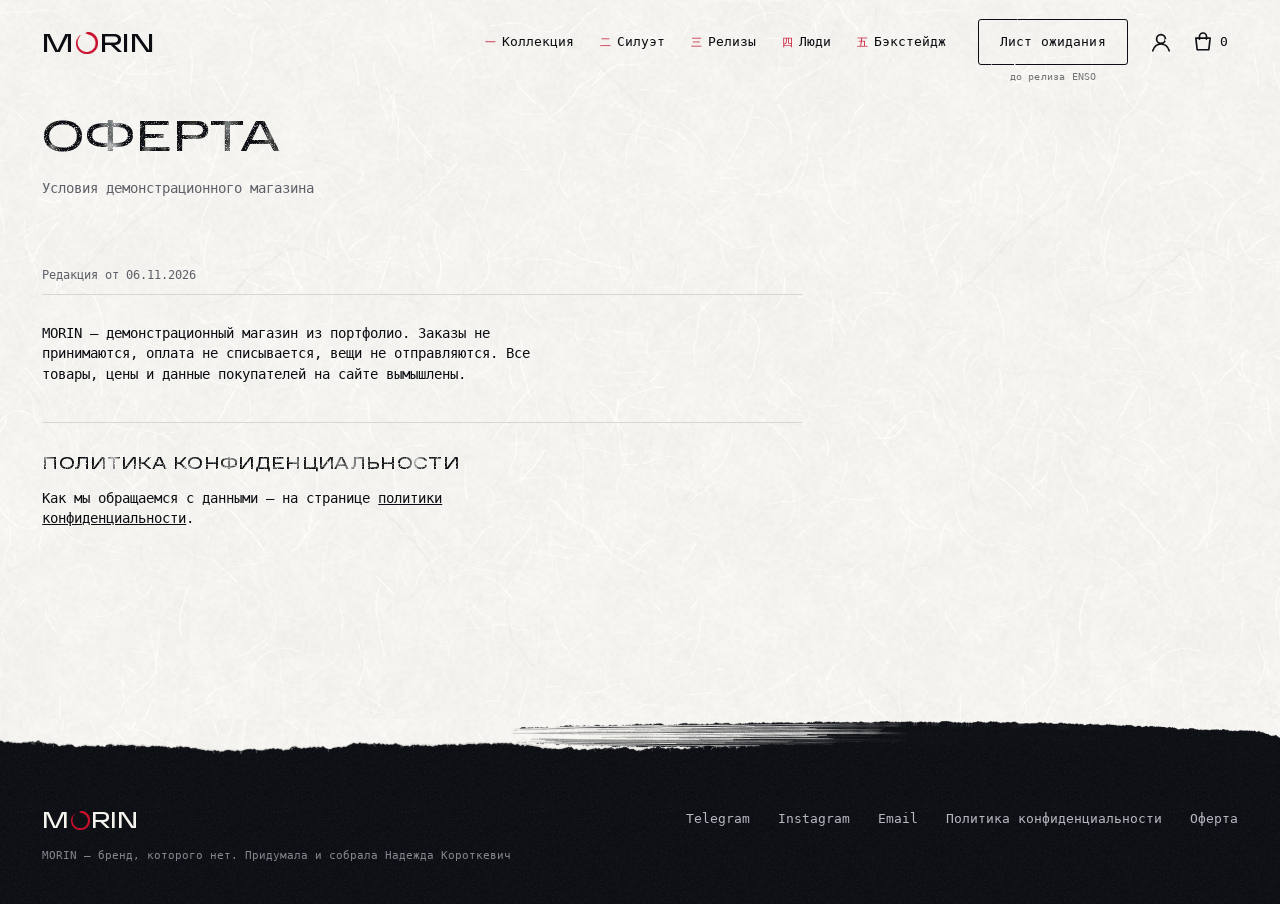
<file: offer.html>
<!doctype html>
<html lang="ru">
<head>
<meta charset="utf-8">
<meta name="viewport" content="width=device-width,initial-scale=1,viewport-fit=cover">
<title>Оферта — MORIN</title>
<link rel="icon" href="favicon.ico" sizes="any">
<link rel="icon" href="favicon-32x32.png" type="image/png" sizes="32x32">
<link rel="icon" href="favicon-16x16.png" type="image/png" sizes="16x16">
<link rel="apple-touch-icon" href="apple-touch-icon.png">
<link rel="stylesheet" href="css/morin.css">
<script>if(!matchMedia('(prefers-reduced-motion: reduce)').matches&&'IntersectionObserver' in window)document.documentElement.classList.add('anim')</script>
</head>
<body class="hdr-on-paper">
<div id="chrome"></div>
<main>
<section class="ptop ptop--paper"><div class="wrap ptop__in"><h1 id="ph1">Оферта</h1><p class="ptop__sub" id="psub">Условия демонстрационного магазина</p></div></section>
<section class="paper paper--flush b-tear"><span class="tear tear--bottom" aria-hidden="true"></span><div class="wrap col">
<article class="pol">
  <p class="pol__date">Редакция от 06.11.2026</p>
  <section><p>MORIN — демонстрационный магазин из портфолио. Заказы не принимаются, оплата не списывается, вещи не отправляются. Все товары, цены и данные покупателей на сайте вымышлены.</p>
  </section>
  <section><h2>Политика конфиденциальности</h2>
    <p>Как мы обращаемся с данными — на странице <a href="privacy.html">политики конфиденциальности</a>.</p></section>
</article>
</div></section>
<section class="pend"><span class="foot-stroke" aria-hidden="true"></span><footer class="foot" data-foot></footer></section>
</main>
<script src="js/morin.js" charset="utf-8"></script>
</body>
</html>
</file>
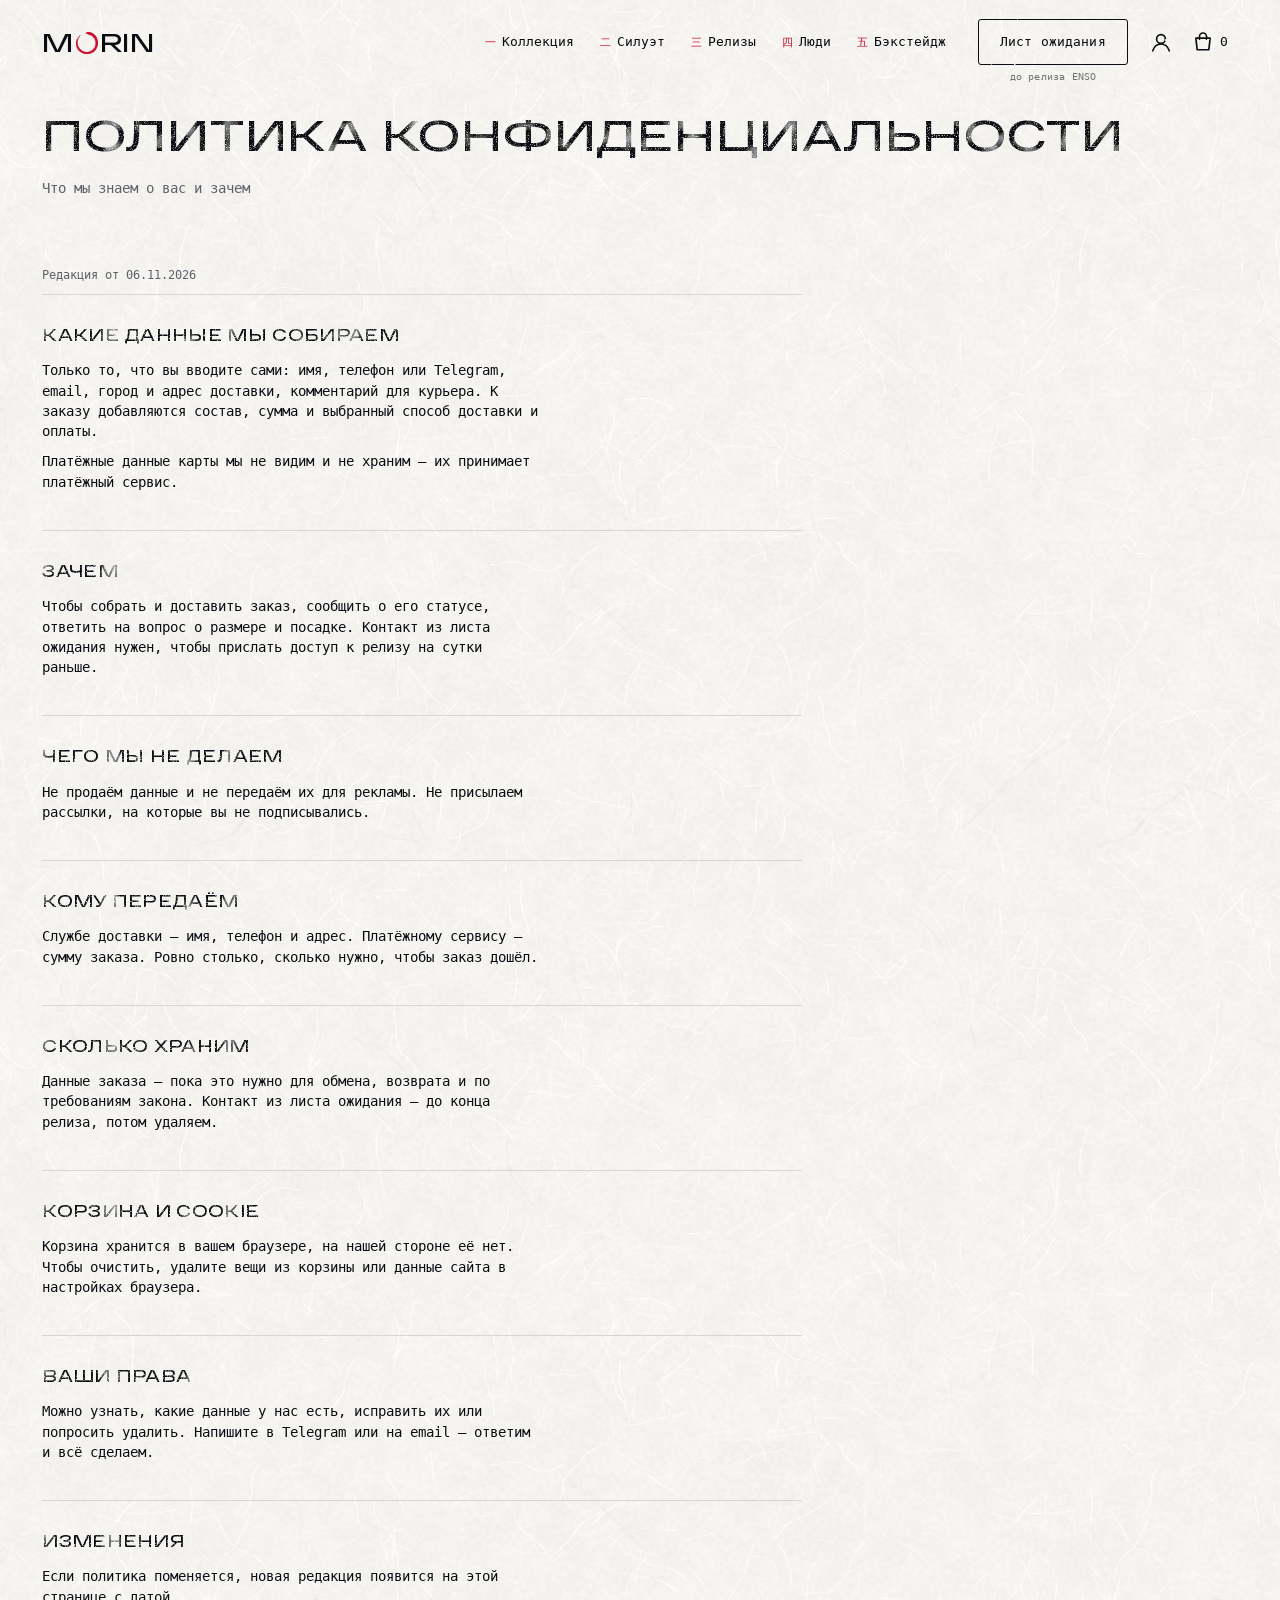
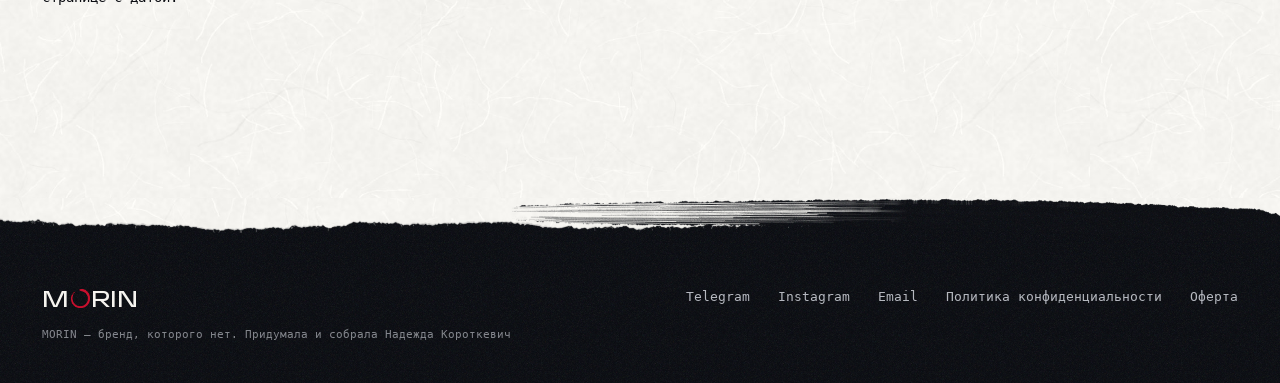
<file: privacy.html>
<!doctype html>
<html lang="ru">
<head>
<meta charset="utf-8">
<meta name="viewport" content="width=device-width,initial-scale=1,viewport-fit=cover">
<title>Политика конфиденциальности — MORIN</title>
<link rel="icon" href="favicon.ico" sizes="any">
<link rel="icon" href="favicon-32x32.png" type="image/png" sizes="32x32">
<link rel="icon" href="favicon-16x16.png" type="image/png" sizes="16x16">
<link rel="apple-touch-icon" href="apple-touch-icon.png">
<link rel="stylesheet" href="css/morin.css">
<script>if(!matchMedia('(prefers-reduced-motion: reduce)').matches&&'IntersectionObserver' in window)document.documentElement.classList.add('anim')</script>
</head>
<body class="hdr-on-paper">
<div id="chrome"></div>
<main>
<section class="ptop ptop--paper"><div class="wrap ptop__in"><h1 id="ph1">Политика конфиден&shy;циальности</h1><p class="ptop__sub" id="psub">Что мы знаем о вас и зачем</p></div></section>
<section class="paper paper--flush b-tear"><span class="tear tear--bottom" aria-hidden="true"></span><div class="wrap col">
<article class="pol">
  <p class="pol__date">Редакция от 06.11.2026</p>
  <section><h2>Какие данные мы собираем</h2>
    <p>Только то, что вы вводите сами: имя, телефон или Telegram, email, город и адрес доставки, комментарий для курьера. К заказу добавляются состав, сумма и выбранный способ доставки и оплаты.</p>
    <p>Платёжные данные карты мы не видим и не храним — их принимает платёжный сервис.</p></section>
  <section><h2>Зачем</h2>
    <p>Чтобы собрать и доставить заказ, сообщить о его статусе, ответить на вопрос о размере и посадке. Контакт из листа ожидания нужен, чтобы прислать доступ к релизу на сутки раньше.</p></section>
  <section><h2>Чего мы не делаем</h2>
    <p>Не продаём данные и не передаём их для рекламы. Не присылаем рассылки, на которые вы не подписывались.</p></section>
  <section><h2>Кому передаём</h2>
    <p>Службе доставки — имя, телефон и адрес. Платёжному сервису — сумму заказа. Ровно столько, сколько нужно, чтобы заказ дошёл.</p></section>
  <section><h2>Сколько храним</h2>
    <p>Данные заказа — пока это нужно для обмена, возврата и по требованиям закона. Контакт из листа ожидания — до конца релиза, потом удаляем.</p></section>
  <section><h2>Корзина и cookie</h2>
    <p>Корзина хранится в вашем браузере, на нашей стороне её нет. Чтобы очистить, удалите вещи из корзины или данные сайта в настройках браузера.</p></section>
  <section><h2>Ваши права</h2>
    <p>Можно узнать, какие данные у нас есть, исправить их или попросить удалить. Напишите в Telegram или на email — ответим и всё сделаем.</p></section>
  <section><h2>Изменения</h2>
    <p>Если политика поменяется, новая редакция появится на этой странице с датой.</p></section>
</article>
</div></section>
<section class="pend"><span class="foot-stroke" aria-hidden="true"></span><footer class="foot" data-foot></footer></section>
</main>
<script src="js/morin.js" charset="utf-8"></script>
</body>
</html>
</file>
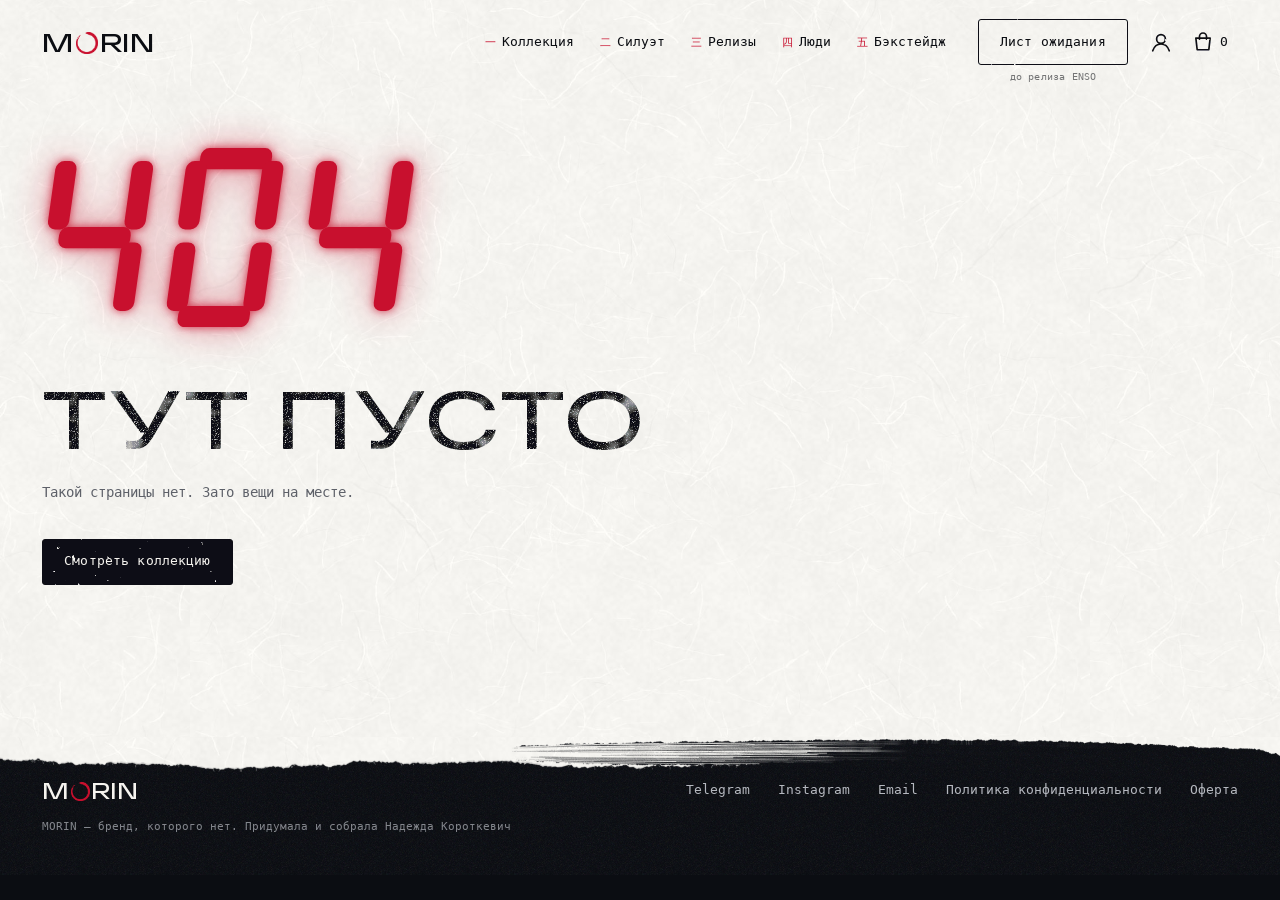
<file: product.html>
<!doctype html>
<html lang="ru">
<head>
<meta charset="utf-8">
<meta name="viewport" content="width=device-width,initial-scale=1,viewport-fit=cover">
<title>Вещь — MORIN</title>
<link rel="icon" href="favicon.ico" sizes="any">
<link rel="icon" href="favicon-32x32.png" type="image/png" sizes="32x32">
<link rel="icon" href="favicon-16x16.png" type="image/png" sizes="16x16">
<link rel="apple-touch-icon" href="apple-touch-icon.png">
<link rel="stylesheet" href="css/morin.css">
<script>if(!matchMedia('(prefers-reduced-motion: reduce)').matches&&'IntersectionObserver' in window)document.documentElement.classList.add('anim')</script>
</head>
<body class="hdr-on-paper">
<div id="chrome"></div>
<main>
<section class="paper paper--flush b-tear"><span class="tear tear--bottom" aria-hidden="true"></span><div class="wrap col prod-top">
<p class="crumbs"><a href="catalog.html">Коллекция</a> / <span id="crumb"></span></p>
<div class="prod">
  <div class="gal" id="gal"></div>
  <div class="info" id="info"></div>
</div>
<div class="more-sec"><h2 class="sec-h">С чем носить</h2><div class="grid grid--3" id="pair"></div></div>
<div class="more-sec"><h2 class="sec-h">Ещё из коллекции</h2><div class="grid grid--3" id="moreg"></div></div>
</div></section>
<dialog class="sheet-dlg" id="sizes" aria-labelledby="sz-h"><div class="sheet-dlg__in">
  <div class="sheet-dlg__top"><h2 id="sz-h">Таблица размеров</h2><button class="scroll__close" type="button" data-close aria-label="Закрыть"><svg class="seal-ico" viewBox="0 0 30 30" aria-hidden="true"><defs><mask id="dlgCut"><rect width="30" height="30" rx="4.5" fill="#fff"/><path d="M10 10l10 10M20 10L10 20" stroke="#000" stroke-width="2.2" stroke-linecap="round"/></mask></defs><rect width="30" height="30" rx="4.5" fill="currentColor" mask="url(#dlgCut)"/></svg></button></div>
  <table class="tbl"><thead><tr><th>Размер</th><th>Грудь, см</th><th>Талия, см</th><th>Бёдра, см</th></tr></thead>
  <tbody><tr><td>XS</td><td>82</td><td>64</td><td>88</td></tr><tr><td>S</td><td>86</td><td>68</td><td>92</td></tr><tr><td>M</td><td>90</td><td>72</td><td>96</td></tr><tr><td>L</td><td>96</td><td>78</td><td>102</td></tr><tr><td>XL</td><td>102</td><td>84</td><td>108</td></tr></tbody></table>
</div></dialog>
<section class="pend"><span class="foot-stroke" aria-hidden="true"></span><footer class="foot" data-foot></footer></section>
</main>
<script src="js/morin.js" charset="utf-8"></script>
<script>

const {PRODUCTS,byId,card,rub,add,$,$$,CLOCK}=MORIN;
const p=byId(new URLSearchParams(location.search).get('id'));
if(!p){location.replace('404.html')}
else{
document.title=p.name+' — MORIN';
$('#crumb').textContent=p.name;
const shots=[p.img,p.img+'-d1',p.img+'-d2'];
let cur=0;
function gal(){
  $('#gal').innerHTML=`<div class="ph gal__main"><span class="film" aria-hidden="true"><i></i><i></i><i></i></span><img src="img/${shots[cur]}.jpg" alt="${p.name}, фото ${cur+1} из 3">${p.drop?'<img class="gentei" src="img/seal-gentei.webp" alt="Печать 限定: вещь из Drop 01 ENSO">':''}</div>`+
  shots.map((s,i)=>`<button class="ph gal__th" type="button" data-shot="${i}" aria-label="Фото ${i+1}" aria-current="${i===cur}"><img src="img/${s}.jpg" alt=""></button>`).join('')}
gal();
$('#gal').addEventListener('click',e=>{const b=e.target.closest('[data-shot]');if(b){cur=+b.dataset.shot;gal()}});
let size=p.sizes.length===1?p.sizes[0]:null;
const one=p.sizes.length===1;
$('#info').innerHTML=`
  <p class="info__kick"><span>${p.cat}</span>${p.drop?'<span class="tag">Drop 01 ENSO</span>':''}${p.w?'<span>Женская модель</span>':''}</p>
  <h1 id="ph1">${p.name}</h1>
  <p class="info__mat">${p.mat}</p>
  <p class="info__price">${rub(p.price)}</p>
  <p class="info__desc">${p.desc}</p>
  <div class="info__lab"><span>Размер</span>${one?'':'<button class="link" type="button" id="szBtn">Таблица размеров</button>'}</div>
  <div class="sizes" role="radiogroup" aria-label="Размер">${p.sizes.map(s=>`<button class="chip" type="button" role="radio" data-size="${s}" aria-checked="${s===size}" aria-pressed="${s===size}">${s}</button>`).join('')}</div>
  <p class="pf__err" id="szErr" role="alert"></p>
  <div class="info__act">${p.drop
    ?`<a class="btn btn--fill btn--wide" href="index.html#drop">В лист ожидания</a><p class="info__hint">Вещь из Drop 01 ENSO. Продажа откроется 12.12.26, лист ожидания — на сутки раньше.</p>`
    :`<button class="btn btn--fill btn--wide" type="button" id="buy">В корзину</button>`}</div>
  <p class="info__hint">Вопрос по размеру или посадке — ответим в Telegram</p>
  <dl class="spec">${Object.entries(p.spec).map(([k,v])=>`<div><dt>${k}</dt><dd>${v}</dd></div>`).join('')}</dl>`;
$('#info').addEventListener('click',e=>{const b=e.target.closest('[data-size]');if(!b)return;size=b.dataset.size;$$('[data-size]').forEach(x=>{const on=x===b;x.setAttribute('aria-checked',on);x.setAttribute('aria-pressed',on)});$('#szErr').textContent=''});
$('#buy')?.addEventListener('click',()=>{if(!size){$('#szErr').textContent='Выберите размер';return}add(p.id,size)});
const dlg=$('#sizes');
$('#szBtn')?.addEventListener('click',()=>dlg.showModal());
dlg.addEventListener('click',e=>{if(e.target===dlg||e.target.closest('[data-close]'))dlg.close()});
// с чем носить: вещи других категорий; ещё из коллекции: остальное
const others=PRODUCTS.filter(x=>x.id!==p.id);
const pair=others.filter(x=>x.cat!==p.cat).sort((a,b)=>(a.cat==='Аксессуары'?-1:0)-(b.cat==='Аксессуары'?-1:0)||a.n-b.n).slice(0,3);
$('#pair').innerHTML=pair.map(card).join('');
$('#moreg').innerHTML=others.filter(x=>!pair.includes(x)).slice(0,3).map(card).join('');
}

</script>
</body>
</html>
</file>
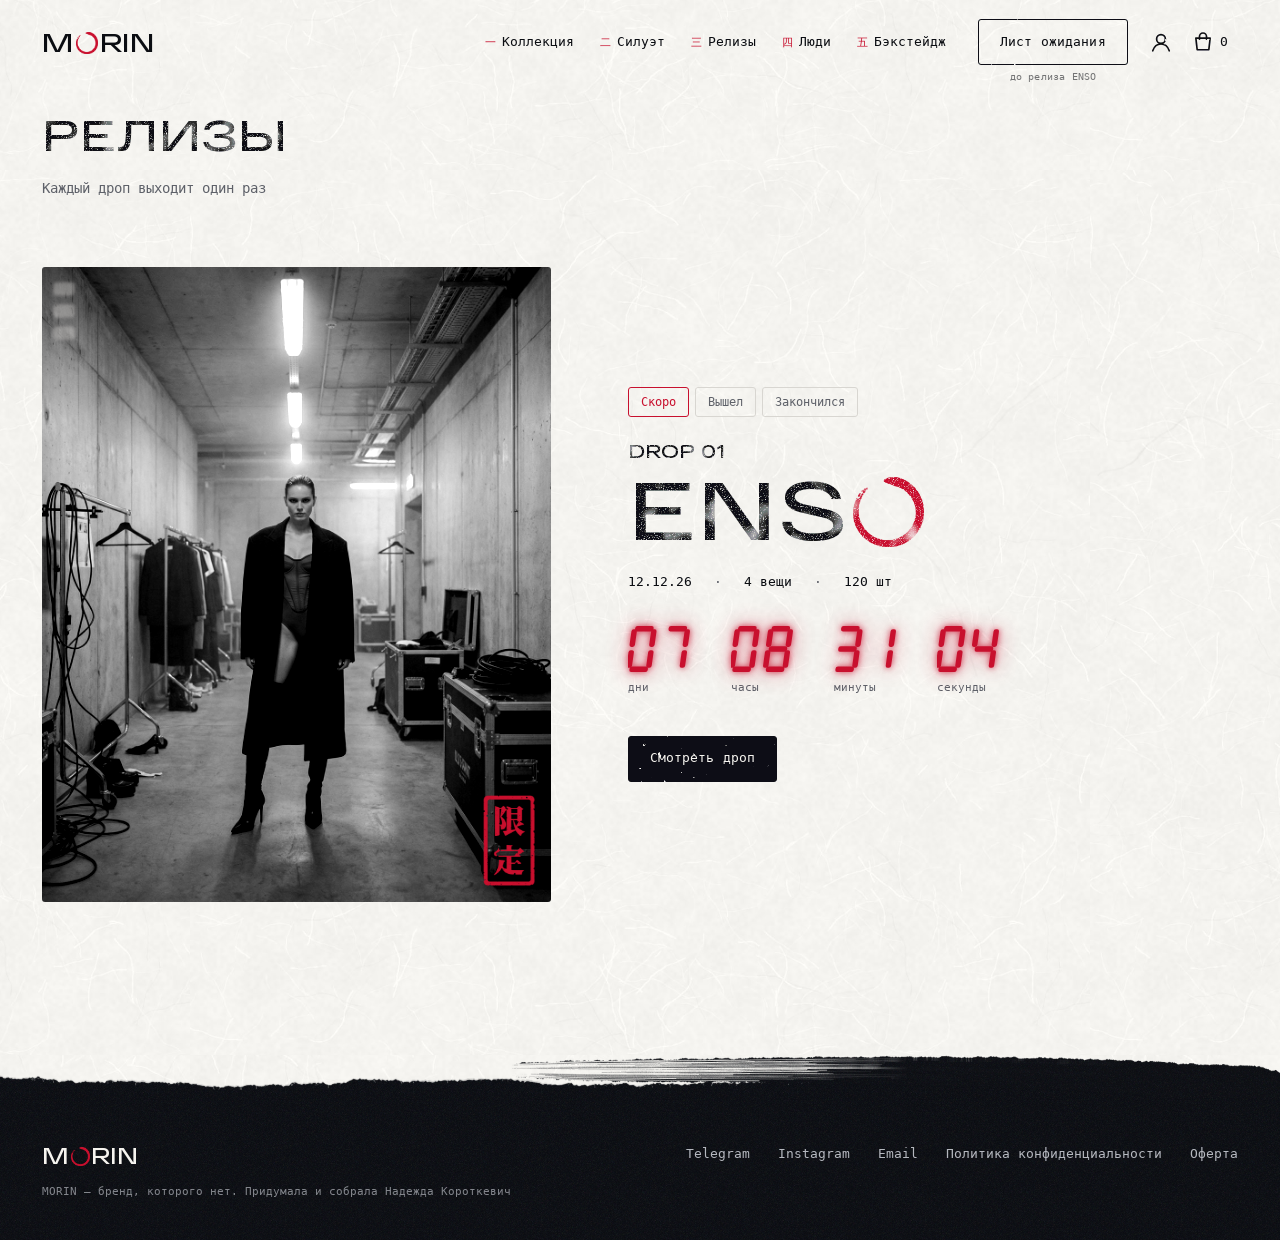
<file: releases.html>
<!doctype html>
<html lang="ru">
<head>
<meta charset="utf-8">
<meta name="viewport" content="width=device-width,initial-scale=1,viewport-fit=cover">
<title>Релизы — MORIN</title>
<link rel="icon" href="favicon.ico" sizes="any">
<link rel="icon" href="favicon-32x32.png" type="image/png" sizes="32x32">
<link rel="icon" href="favicon-16x16.png" type="image/png" sizes="16x16">
<link rel="apple-touch-icon" href="apple-touch-icon.png">
<link rel="stylesheet" href="css/morin.css">
<script>if(!matchMedia('(prefers-reduced-motion: reduce)').matches&&'IntersectionObserver' in window)document.documentElement.classList.add('anim')</script>
</head>
<body class="hdr-on-paper">
<div id="chrome"></div>
<main>
<section class="ptop ptop--paper"><div class="wrap ptop__in"><h1 id="ph1">Релизы</h1><p class="ptop__sub" id="psub">Каждый дроп выходит один раз</p></div></section>
<section class="paper paper--flush b-tear"><span class="tear tear--bottom" aria-hidden="true"></span><div class="wrap col">
<article class="rel" aria-labelledby="r1">
  <figure class="ph rel__photo" style="margin:0"><span class="film" aria-hidden="true"><i></i><i></i><i></i></span><img src="img/corridor-woman.jpg" alt="Drop 01 ENSO: модель в чёрном пальто в коридоре бэкстейджа"><img class="gentei" src="img/seal-gentei.webp" alt="Печать 限定"></figure>
  <div>
    <div class="status" aria-label="Статус релиза"><span class="on">Скоро</span><span>Вышел</span><span>Закончился</span></div>
    <h2 class="rel__t" id="r1" aria-label="Drop 01 ENSO"><small>Drop 01</small>ENS<img src="img/logo-enso-o.webp" alt=""></h2>
    <p class="rel__meta"><span>12.12.26</span><span>4 вещи</span><span>120 шт</span></p>
    <div class="count" id="count" role="timer"></div>
    <a class="btn btn--fill" href="catalog.html?avail=drop">Смотреть дроп</a>
  </div>
</article>
</div></section>
<section class="pend"><span class="foot-stroke" aria-hidden="true"></span><footer class="foot" data-foot></footer></section>
</main>
<script src="js/morin.js" charset="utf-8"></script>
<script>
MORIN.countdown(MORIN.$('#count'));
</script>
</body>
</html>
</file>
<file: css/morin.css>
@charset "utf-8";
/* Layout: экран 1 — один жест (красный энсо вокруг силуэта) + заголовок вырезками из журнала; экран 2 — бумага, сетка, воздух. Два шрифта: RF Dewi Expanded и Menlo (на не-Apple — DejaVu Sans Mono, из которого Menlo сделан). Печати — красный оттиск без фона. */
@font-face{font-family:"RF Dewi Expanded";src:url(../fonts/RFDewiExpanded-Regular.woff2) format("woff2");font-weight:400;font-display:swap}
@font-face{font-family:"RF Dewi Expanded";src:url(../fonts/RFDewiExpanded-Semibold.woff2) format("woff2");font-weight:600;font-display:swap}
@font-face{font-family:"RF Dewi Expanded";src:url(../fonts/RFDewiExpanded-Ultrabold.woff2) format("woff2");font-weight:800;font-display:swap}
@font-face{font-family:"MORIN Mono";src:local("Menlo"),url(../fonts/DejaVuSansMono.woff2) format("woff2");font-weight:400;font-display:swap}
@font-face{font-family:"MORIN Mono";src:local("Menlo Bold"),local("Menlo-Bold"),url(../fonts/DejaVuSansMono-Bold.woff2) format("woff2");font-weight:700;font-display:swap}
:root{
  --edge-h:clamp(120px,21.7vw,420px); --gap:clamp(120px,12vw,200px); --edge-mid:calc(var(--edge-h) * .42);
  --ink:#0B0D12; --soft:#121622; --bone:#F6F4EF; --white:#FFFFFF;
  --line:#2B3140; --mute:#B5B8BF; --paper-line:#D8D6D1; --paper-mute:#5E6169;
  --red:#C8102E;
  --f-head:"RF Dewi Expanded","Arial Black",Arial,sans-serif;
  --f-body:Menlo,"MORIN Mono",Consolas,monospace;
  --gut:max(16px, env(safe-area-inset-left, 0px));
  --gut-r:max(16px, env(safe-area-inset-right, 0px));
  color-scheme:dark;
}
*{box-sizing:border-box}
[hidden]{display:none!important}
html,body{background:var(--ink)}

body{margin:0;color:var(--bone);font-family:var(--f-body);font-size:14px;line-height:1.45;overflow-x:hidden;-webkit-font-smoothing:antialiased}
img{display:block;max-width:100%}
a{color:inherit}
button{font:inherit;color:inherit}
:focus-visible{outline:2px solid var(--red);outline-offset:3px}
.wrap{max-width:1400px;margin-inline:auto;padding-left:var(--gut);padding-right:var(--gut-r)}

/* ---------- лого: wordmark по брендбуку ---------- */
.logo{font-family:var(--f-head);font-weight:600;font-size:26px;letter-spacing:.005em;line-height:1;text-decoration:none;white-space:nowrap}
.logo .k{margin-left:-.04em}
.logo__o{display:inline-block;height:.86em;width:auto;vertical-align:-.08em;margin:0 .06em}

/* ---------- header ---------- */
.hdr{position:absolute;top:0;left:0;right:0;z-index:20;padding-top:env(safe-area-inset-top,0px)}
.hdr .wrap{display:flex;align-items:center;gap:32px;height:84px}
.nav{display:flex;gap:26px;margin-left:auto;font-size:13px}
.nav a{display:inline-flex;align-items:baseline;gap:6px;text-decoration:none;transition:color .2s}
.nav a i{font-style:normal;font-size:11px;color:var(--red)}
.nav a:hover{color:var(--red)}
.hdr-cta{display:flex;gap:4px;align-items:center}
/* кнопки: скругление 3px, обводка 1px, потёртость как у штампа (фильтр только на подложке, текст чёткий) */
.btn,.chip{position:relative;isolation:isolate;border:0;background:none;--bb:currentColor;--bg:transparent}
.btn::before,.chip::before{content:"";position:absolute;inset:0;z-index:-1;border:1px solid var(--bb);background:var(--bg);border-radius:3px;filter:url(#wear-fill);transition:background-color .2s,border-color .2s}
.btn{display:inline-flex;align-items:center;justify-content:center;height:46px;padding-inline:22px;cursor:pointer;text-decoration:none;font-size:13px;letter-spacing:.01em;transition:color .2s}
.btn--light{color:var(--bone)}
.btn--light:hover{color:var(--ink);--bg:var(--bone);--bb:var(--bone)}
.btn--solid{color:var(--ink);--bg:var(--bone);--bb:var(--bone)}
.btn--solid:hover{color:var(--white);--bg:var(--red);--bb:var(--red)}
.btn--ink{color:var(--ink)}
.btn--ink:hover{color:var(--bone);--bg:var(--ink);--bb:var(--ink)}
.txtbtn{display:inline-flex;align-items:center;gap:.35em;border:0;background:none;cursor:pointer;font-size:13px;height:46px;padding-inline:10px;opacity:.78}
.cart__ico,.acct__ico{display:block;width:22px;height:22px;filter:url(#wear-fill)}
.cart__txt{display:none}
.cart{gap:6px}
.cart,.menu-btn,.acct{color:var(--bone);opacity:1;transition:color .2s}
.cart:hover,.menu-btn:hover,.acct:hover{color:var(--red)}
.seal-ico{display:block;width:22px;height:22px;filter:url(#wear-fill)}
.cart__n{font-variant-numeric:tabular-nums}
.txtbtn:hover{opacity:1;color:var(--red)}
.menu-btn{display:none}

/* меню-свиток: древко, бумага разворачивается вниз, качается кисть */
.menu{position:fixed;inset:0;z-index:40;display:flex;justify-content:flex-end;align-items:flex-start;padding:calc(env(safe-area-inset-top,0px) + 14px) var(--gut-r) 20px var(--gut);background:rgba(11,13,18,.72);backdrop-filter:blur(3px);opacity:0;transition:opacity .3s}
.menu.is-open{opacity:1}
.scroll{position:relative;width:min(100%,460px)}
.rod{display:block;width:calc(100% + 20px);max-width:none;height:auto;margin-inline:-10px;position:relative;z-index:1;filter:drop-shadow(0 4px 5px rgba(0,0,0,.55))}
.scroll__body{display:grid;grid-template-rows:0fr;transition:grid-template-rows .95s cubic-bezier(.6,0,.2,1)}
.menu.is-open .scroll__body{grid-template-rows:1fr}
.scroll__paper{overflow:hidden;min-height:0;padding-inline:14px;color:var(--ink)}
.sheet{position:relative;background:var(--bone) url(../img/washi.jpg) center/700px;box-shadow:inset 0 12px 16px -12px rgba(0,0,0,.4),inset 0 -12px 16px -12px rgba(0,0,0,.3),inset 0 0 40px rgba(120,100,70,.08)}
.sheet{margin-inline:-17px;padding-inline:17px;-webkit-mask:url(../img/deckle-l.webp) left top/18px auto repeat-y,linear-gradient(#000,#000) center/calc(100% - 34px) 100% no-repeat,url(../img/deckle-r.webp) right top/18px auto repeat-y;mask:url(../img/deckle-l.webp) left top/18px auto repeat-y,linear-gradient(#000,#000) center/calc(100% - 34px) 100% no-repeat,url(../img/deckle-r.webp) right top/18px auto repeat-y}
.scroll__inner{padding:26px 26px 30px;display:flex;flex-direction:column;gap:22px}
.scroll__top{display:flex;justify-content:space-between;align-items:center;margin-bottom:46px}
.scroll nav{margin-bottom:46px}
.scroll__top .logo{color:var(--ink);font-size:20px}
.scroll__close{border:0;background:none;cursor:pointer;color:var(--ink);padding:4px;margin:-4px;transition:color .2s}
.scroll__close:hover{color:var(--red)}
.scroll nav{display:flex;flex-direction:column;gap:4px}
.scroll nav a{display:flex;align-items:baseline;gap:14px;text-decoration:none;font-family:var(--f-head);font-weight:600;font-size:clamp(26px,8vw,34px);line-height:1.2;color:var(--ink);filter:url(#print);mix-blend-mode:multiply;transition:color .2s}
.scroll nav a i{font-style:normal;font-family:var(--f-body);font-size:.5em;color:var(--red);min-width:1.2em}
.scroll nav a:hover,.scroll nav a:focus-visible{color:var(--red)}
.scroll__foot{display:flex;justify-content:space-between;align-items:center;gap:16px;padding-top:6px;border-top:1px solid var(--paper-line)}
.scroll__count{display:grid;gap:6px;font-size:11px;color:var(--paper-mute)}
.scroll__count svg{height:20px;width:auto}
.scroll__foot img{width:44px}
.scroll .btn{align-self:stretch}
/* кисть на шнуре */
.tassel{position:absolute;right:-14px;top:8px;width:60px;height:240px;transform-origin:30px 0;z-index:2;pointer-events:none}
.menu.is-open .tassel{animation:swing 1.8s cubic-bezier(.3,.6,.4,1) .15s both}
@keyframes swing{0%{transform:rotate(26deg)}25%{transform:rotate(-16deg)}45%{transform:rotate(9deg)}65%{transform:rotate(-5deg)}82%{transform:rotate(2deg)}100%{transform:rotate(0)}}
@media (prefers-reduced-motion:reduce){.scroll__body{transition:none}.menu{transition:none}.menu.is-open .tassel{animation:none}}

/* ---------- ЭКРАН 1 ---------- */
.hero{position:relative;height:clamp(680px,98vh,980px);overflow:hidden;background:var(--ink) url(../img/noise.webp) 0 0/128px;isolation:isolate}
.hero::after{content:"";position:absolute;inset:0;z-index:3;pointer-events:none;background:url(../img/noise.webp) 0 0/128px;opacity:.55}
.hero__photo{position:absolute;inset:0;width:100%;height:100%;object-fit:cover;object-position:50% 35%;filter:grayscale(1) contrast(1.35) brightness(.82)}
.hero__grain{position:absolute;inset:0;background:url(../img/tx-dust.jpg) center/700px;mix-blend-mode:screen;opacity:.3;pointer-events:none}
.hero__shade{position:absolute;inset:0;background:linear-gradient(0deg,#0B0D12 0,#0B0D12 calc(var(--edge-h)*.55),rgba(11,13,18,.55) calc(var(--edge-h)*1.05),rgba(11,13,18,0) 52%),linear-gradient(90deg,rgba(11,13,18,.7) 0%,rgba(11,13,18,.15) 45%,rgba(11,13,18,0) 70%),linear-gradient(180deg,rgba(11,13,18,.55) 0%,rgba(11,13,18,0) 18%)}
/* зерно и строки кинескопа гаснут к низу, чтобы чёрный под мазком был тем же, что в следующем блоке */
.hero__grain,.hero__scan,.hero::after{-webkit-mask-image:linear-gradient(0deg,transparent 0,transparent calc(var(--edge-h)*.55),#000 calc(var(--edge-h)*1.1));mask-image:linear-gradient(0deg,transparent 0,transparent calc(var(--edge-h)*.55),#000 calc(var(--edge-h)*1.1))}
.enso{position:absolute;left:50%;top:50%;width:min(66vh,620px);aspect-ratio:1;transform:translate(-28%,-54%) rotate(-8deg);pointer-events:none;z-index:2}
@media (prefers-reduced-motion:no-preference){
  .enso{animation:ensoIn 1.4s cubic-bezier(.6,0,.2,1) .2s both}
  .hero .stamp{animation:stampIn .32s cubic-bezier(.3,1.5,.5,1) 1.55s both}
}
@keyframes ensoIn{from{clip-path:circle(0% at 70% 15%)}to{clip-path:circle(150% at 70% 15%)}}
@keyframes stampIn{from{transform:scale(1.5) rotate(-6deg);opacity:0}to{transform:none;opacity:1}}
.reg{position:absolute;width:24px;height:24px;z-index:3;opacity:.6}
/* 80-е: строки кинескопа, редкий сбой кассеты, штамп даты */
.hero__scan{position:absolute;inset:0;z-index:1;pointer-events:none;background:repeating-linear-gradient(0deg,rgba(0,0,0,.35) 0 1px,transparent 1px 3px);opacity:.35;mix-blend-mode:multiply}
.hero__glitch{position:absolute;inset:0;z-index:1;pointer-events:none;background:url(../img/corridor-coat.jpg) 50% 35%/cover;filter:grayscale(1) contrast(1.35) brightness(.9);opacity:0}
.hero__glitch--r{filter:grayscale(1) sepia(1) saturate(8) hue-rotate(-40deg) brightness(.9);mix-blend-mode:screen}
@media (prefers-reduced-motion:no-preference){
  .hero__glitch{animation:vhs 9s steps(1) 3s infinite}
  .hero__glitch--r{animation-name:vhsR}
}
@keyframes vhs{0%,89%{opacity:0}
  90%{opacity:1;clip-path:inset(41% 0 54% 0);transform:translateX(16px)}
  91%{opacity:1;clip-path:inset(63% 0 33% 0);transform:translateX(-11px)}
  92%{opacity:1;clip-path:inset(22% 0 76% 0);transform:translateX(7px)}
  93%,100%{opacity:0}}
@keyframes vhsR{0%,89%{opacity:0}
  90%{opacity:.32;clip-path:inset(41% 0 54% 0);transform:translateX(24px)}
  91%{opacity:.32;clip-path:inset(63% 0 33% 0);transform:translateX(-18px)}
  92%,100%{opacity:0}}
.datestamp{position:absolute;right:calc(var(--gut-r) + 48px);top:104px;z-index:4;height:22px;width:auto;filter:drop-shadow(0 0 3px rgba(200,16,46,.85)) drop-shadow(0 0 9px rgba(200,16,46,.45))}
.reg--tl{left:var(--gut);top:104px}.reg--tr{right:var(--gut-r);top:104px}
.reg--bl{left:var(--gut);bottom:calc(var(--edge-h) * .3 + 30px)}.reg--br{right:var(--gut-r);bottom:calc(var(--edge-h) * .3 + 30px)}
.hero__content{position:absolute;left:0;right:0;bottom:calc(var(--edge-h) * .3 + 30px);z-index:4}
.hero .ink-edge--hero{top:auto;bottom:-1px;height:calc(var(--edge-h) * .95);z-index:4;-webkit-mask-image:url(../img/ink-rise.webp);mask-image:url(../img/ink-rise.webp);-webkit-mask-position:bottom center;mask-position:bottom center}
.hero h1{margin:0;font-family:var(--f-head);font-weight:600;font-size:clamp(34px,6.4vw,104px);line-height:1;letter-spacing:-.01em;max-width:9.5ch;color:var(--bone)}
.hero__lead{margin:26px 0 0;max-width:56ch;opacity:.85;font-size:14px}
.hero__saying{margin:14px 0 0;max-width:56ch;color:var(--red);font-size:12px}
.hdr-wait{position:relative}
.hdr-wait small{position:absolute;left:0;right:0;top:calc(100% + 5px);text-align:center;font-size:10px;letter-spacing:.02em;opacity:.55;white-space:nowrap;pointer-events:none}
.hero__actions{display:flex;gap:8px;margin-top:28px;flex-wrap:wrap}
.doc{position:absolute;right:calc(var(--gut-r) + 40px);bottom:calc(var(--edge-h) * .3 + 28px);z-index:4;display:flex;gap:18px;align-items:center}
.doc dl{margin:0;display:grid;grid-template-columns:auto auto;gap:2px 14px;font-size:11px;line-height:1.45;opacity:.82}
.doc dt{opacity:.6}
.doc dd{margin:0;font-variant-numeric:tabular-nums}
.stamp{width:70px}

/* ---------- ЭКРАН 2 ---------- */
.paper{position:relative;background:var(--bone) url(../img/washi.jpg) center/900px;color:var(--ink)}
.ink-edge{position:absolute;top:-1px;left:0;width:100%;height:var(--edge-h);pointer-events:none;z-index:0;background:var(--ink) url(../img/noise.webp) 0 0/128px;-webkit-mask:url(../img/ink-edge.webp) top center/cover no-repeat;mask:url(../img/ink-edge.webp) top center/cover no-repeat}
.paper .wrap{position:relative;z-index:1}
.paper :is(h2,h3,.price,.ink){mix-blend-mode:multiply}
.paper h2{filter:url(#print)}

.form-sec{padding-bottom:40px}
#collection .col{padding-bottom:calc(var(--gap) + var(--edge-mid))}
.col{padding-block:calc(var(--edge-mid) + var(--gap)) var(--gap)}
.col__head{display:grid;grid-template-columns:1fr auto;gap:24px 48px;align-items:end;margin-bottom:48px}
.col__head h2{margin:0;font-family:var(--f-head);font-size:clamp(34px,5.2vw,76px);font-weight:600;line-height:1;letter-spacing:-.01em}
.col__head p{margin:18px 0 0;max-width:46ch;color:var(--paper-mute)}
.filters{display:flex;gap:6px;flex-wrap:wrap;justify-content:flex-end}
.chip{height:38px;padding-inline:14px;--bb:var(--paper-line);color:var(--paper-mute);cursor:pointer;font-size:13px;transition:color .2s;white-space:nowrap}
.chip:hover{--bb:var(--ink);color:var(--ink)}
.chip[aria-pressed="true"]{--bg:var(--ink);--bb:var(--ink);color:var(--bone)}
.grid{display:grid;grid-template-columns:repeat(4,1fr);gap:40px 22px}
.card{position:relative;min-width:0;display:flex;flex-direction:column}
.card__buy{margin-top:auto!important}
.card .mat{margin-bottom:10px!important}
.card__img{position:relative;display:block;aspect-ratio:4/5;overflow:hidden;background:#e6e3dc;border-radius:3px}
.card__img img{position:absolute;inset:0;width:100%;height:100%;object-fit:cover;transform:scale(1.03);transition:opacity .45s}
.card__img img+img{opacity:0}
.card:hover .card__img img+img,.card:focus-within .card__img img+img{opacity:1}
.card .gentei{position:absolute;right:-10px;top:-14px;z-index:3;width:38px;transform:rotate(4deg);pointer-events:none}
.card h3{margin:14px 0 0;font-family:var(--f-head);font-weight:600;font-size:14px;line-height:1.3;letter-spacing:.01em}
.card .mat{margin:4px 0 0;color:var(--paper-mute);font-size:12px}
.card__buy{display:flex;justify-content:space-between;align-items:baseline;margin-top:10px;padding-top:10px;border-top:1px solid var(--paper-line)}
.card .price{font-variant-numeric:tabular-nums}
.card .add{display:inline-flex;align-items:center;border:0;background:none;padding:0;font-size:13px;cursor:pointer;text-decoration:underline;text-underline-offset:3px;color:var(--ink);transition:color .2s}
.card .add:hover{color:var(--red)}
.add__i{display:none;width:20px;height:20px;filter:url(#wear-fill)}
.col__more{display:flex;justify-content:center;margin-top:56px}

/* ---------- ДРОП ENSO (громко) ---------- */
.drop{position:relative;background:var(--ink) url(../img/noise.webp) 0 0/128px;color:var(--bone)}
.ink-edge--up{top:auto;bottom:calc(100% - 1px);transform:scale(-1,-1);z-index:2}
.ink-edge--flip{transform:scaleX(-1)}
.ink-edge--up.ink-edge--flip{transform:scaleY(-1)}
.drop__grid{display:grid;grid-template-columns:minmax(0,5fr) minmax(0,6fr);gap:clamp(32px,6vw,96px);align-items:center;padding-block:calc(var(--gap) - var(--edge-mid) + 16px) max(40px,calc(var(--gap) - var(--edge-mid)))}
.drop__photo{position:relative;margin:0;aspect-ratio:4/5;overflow:hidden;border-radius:3px}
.drop__photo img{width:100%;height:100%;object-fit:cover;filter:grayscale(1) contrast(1.3) brightness(.85)}
.drop__photo::after{content:"";position:absolute;inset:0;background:repeating-linear-gradient(0deg,rgba(0,0,0,.35) 0 1px,transparent 1px 3px);opacity:.35;mix-blend-mode:multiply}
.drop__photo .stamp{position:absolute;right:16px;bottom:16px;width:52px;height:auto;z-index:1}
/* край плёнки 35 мм: перфорация и маркировка, слегка «от руки» */
.film{position:absolute;left:12px;top:16px;z-index:2;display:grid;gap:10px;pointer-events:none}
.card .film{left:9px;top:12px;gap:8px}
.card .film i{width:16px;height:10px}
.ph{position:relative;display:block;border-radius:3px;overflow:hidden}
.film i{display:block;width:20px;height:12px;border-radius:3px;background:rgba(246,244,239,.32);box-shadow:0 0 0 1px rgba(246,244,239,.18);filter:blur(1.4px)}

.drop__kicker{margin:0 0 18px;font-size:12px;opacity:.65}
.drop__title{margin:0;font-family:var(--f-head);font-weight:600;font-size:clamp(64px,11vw,176px);line-height:.9;letter-spacing:-.01em;white-space:nowrap}
.drop__title img{display:inline-block;height:.86em;width:auto;vertical-align:-.08em;margin-left:.06em}
.drop__lead{margin:26px 0 0;max-width:46ch;opacity:.85}
.count{display:flex;gap:clamp(14px,2.4vw,28px);margin:40px 0 0;align-items:flex-start}
.count div{display:grid;gap:8px}
.count svg{height:clamp(30px,3.6vw,46px);width:auto;filter:drop-shadow(0 0 3px rgba(200,16,46,.85)) drop-shadow(0 0 10px rgba(200,16,46,.45))}
.count span{font-size:11px;opacity:.55}
.wait{position:relative;margin-top:44px;max-width:560px}
.wait form{display:grid;grid-template-columns:1fr 1fr;gap:10px}
.wait label{display:grid;gap:6px;font-size:11px;opacity:.9}
.field{position:relative;isolation:isolate}
.field::before{content:"";position:absolute;inset:0;z-index:-1;border:1px solid var(--line);border-radius:3px;filter:url(#wear)}
.field:focus-within::before{border-color:var(--bone)}
.wait input{width:100%;height:46px;border:0;background:none;color:var(--bone);font:inherit;font-size:14px;padding-inline:14px;outline:none}
.wait input::placeholder{color:var(--mute);opacity:.6}
.wait .btn{grid-column:1/-1;margin-top:6px}
.wait__err{grid-column:1/-1;margin:0;min-height:1.4em;font-size:12px;color:#ff6b7f}
.wait__ok{margin:0;font-size:13px;opacity:.9}
.wait .uketsuke{position:absolute;right:-10px;top:-30px;width:64px;transform:rotate(6deg);opacity:0;pointer-events:none}
.wait.is-done form{opacity:.3;pointer-events:none}
.wait.is-done .uketsuke{opacity:1}
@media (prefers-reduced-motion:no-preference){.wait.is-done .uketsuke{animation:sealIn2 .32s cubic-bezier(.3,1.5,.5,1) both}}
@keyframes sealIn2{from{transform:scale(1.6) rotate(-4deg);opacity:0}to{transform:scale(1) rotate(6deg);opacity:1}}

/* ---------- ФОРМА (тихо, бумага) ---------- */
.form-sec .col__head{grid-template-columns:1fr}
.tri{display:grid;grid-template-columns:repeat(3,minmax(0,1fr));gap:22px}
.tri figure{margin:0}
.tri img{width:100%;aspect-ratio:4/5;object-fit:cover;border-radius:3px}
.tri h3{margin:16px 0 6px;font-family:var(--f-head);font-weight:600;font-size:18px;letter-spacing:.01em}
.tri p{margin:0;color:var(--paper-mute);font-size:13px;max-width:36ch}

/* ---------- тёмные блоки: Люди, Манифест, Финал ---------- */
.dark{position:relative;background:var(--ink) url(../img/noise.webp) 0 0/128px;color:var(--bone)}
.dark__in{padding-block:calc(var(--gap) - var(--edge-mid) + 16px) max(40px,calc(var(--gap) - var(--edge-mid)))}
.dark .col__head p{color:var(--mute)}
.to-dark .col{padding-bottom:calc(var(--gap) + var(--edge-mid))}
.people{display:grid;grid-template-columns:repeat(4,minmax(0,1fr));gap:40px 22px}
.person .ph{aspect-ratio:4/5}
.person .ph img{width:100%;height:100%;object-fit:cover;filter:grayscale(1) contrast(1.15);transition:filter .45s}
.person:hover .ph img{filter:none}
.person h3{margin:14px 0 6px;font-family:var(--f-head);font-weight:600;font-size:14px;line-height:1.3;letter-spacing:.01em}
.more{font-size:13px;color:inherit;text-decoration:underline;text-underline-offset:3px;transition:color .2s}
.more:hover{color:var(--red)}
.notes{list-style:none;margin:0;padding:0;display:grid;grid-template-columns:repeat(3,minmax(0,1fr));gap:22px}
.notes .ph{aspect-ratio:4/5}
.notes .ph img{width:100%;height:100%;object-fit:cover}
.notes .ph--seal{display:flex;align-items:center;justify-content:center;background:var(--bone) url(../img/washi.jpg) center/700px;box-shadow:inset 0 0 0 1px var(--paper-line)}
.notes .ph--seal .film i{background:rgba(11,13,18,.16);box-shadow:0 0 0 1px rgba(11,13,18,.1)}
.notes .ph .notes__seal{width:38%;height:auto;object-fit:contain;mix-blend-mode:multiply}
.notes__n{display:block;margin-top:16px;font-size:12px;color:var(--red)}
.notes h3{margin:6px 0 0;font-family:var(--f-head);font-weight:600;font-size:18px;line-height:1.25;letter-spacing:.01em;max-width:22ch}
.manifest__h{margin:0;font-family:var(--f-head);font-weight:600;font-size:clamp(48px,9.6vw,156px);line-height:.95;letter-spacing:-.01em}
.strike{position:relative;display:inline-block;white-space:nowrap}
.strike img{position:absolute;left:-3%;top:50%;width:106%;height:.42em;transform:translateY(-38%) rotate(-1.5deg);pointer-events:none}
.manifest__p{margin:32px 0 0;max-width:46ch;color:var(--mute)}
.faq{display:grid;grid-template-columns:minmax(0,4fr) minmax(0,7fr);gap:24px 48px;align-items:start}
.faq h2{margin:0;font-family:var(--f-head);font-size:clamp(34px,5.2vw,76px);font-weight:600;line-height:1;letter-spacing:-.01em}
.faq__list{border-top:1px solid var(--paper-line)}
.faq details{border-bottom:1px solid var(--paper-line)}
.faq summary{list-style:none;display:flex;justify-content:space-between;align-items:center;gap:24px;padding:22px 0;cursor:pointer;font-family:var(--f-head);font-weight:600;font-size:16px;letter-spacing:.01em;transition:color .2s}
.faq summary::-webkit-details-marker{display:none}
.faq summary::after{content:"";flex:none;width:14px;height:14px;background:linear-gradient(currentColor,currentColor) center/14px 1.5px no-repeat,linear-gradient(currentColor,currentColor) center/1.5px 14px no-repeat;transition:transform .25s}
.faq details[open] summary::after{transform:rotate(45deg)}
.faq summary:hover{color:var(--red)}
.faq details p{margin:0 0 24px;max-width:56ch;color:var(--paper-mute)}
.final__in{display:flex;flex-direction:column;align-items:flex-start}
.final__date{height:clamp(40px,6vw,84px);width:auto;margin-bottom:40px;filter:drop-shadow(0 0 4px rgba(200,16,46,.85)) drop-shadow(0 0 14px rgba(200,16,46,.45))}
.final__h{margin:0;font-family:var(--f-head);font-weight:600;font-size:clamp(48px,9.6vw,156px);line-height:.95;letter-spacing:-.01em}
.final__p{margin:28px 0 36px;max-width:46ch;color:var(--mute)}
.foot{border-top:1px solid var(--line)}
.foot__in{display:grid;grid-template-columns:auto 1fr;gap:18px 48px;align-items:center;padding-block:40px}
.foot .logo{color:var(--bone);font-size:22px}
.foot__links{display:flex;flex-wrap:wrap;justify-content:flex-end;gap:10px 28px;font-size:13px}
.foot__links a,.foot__sign{color:var(--mute);text-decoration:none;transition:color .2s}
.foot__links a:hover{color:var(--red)}
.foot__sign{grid-column:1/-1;margin:0;font-size:11px;opacity:.7}

.toast{visibility:hidden;position:fixed;left:50%;bottom:calc(24px + env(safe-area-inset-bottom,0px));transform:translate(-50%,150%);background:var(--ink);color:var(--bone);padding:12px 18px;font-size:13px;border-radius:3px;z-index:80;transition:transform .35s cubic-bezier(.2,.8,.2,1);white-space:nowrap}
.toast.on{transform:translate(-50%,0);visibility:visible}

/* ---------- responsive ---------- */
@media (max-width:1100px){
  .people{grid-template-columns:repeat(2,minmax(0,1fr))}
  .nav,.hdr-cta .btn{display:none}
  .menu-btn{display:inline-flex}
  .hdr-cta{margin-left:auto}
  .grid{grid-template-columns:repeat(2,1fr)}
  .cart{gap:6px;padding-inline:6px;opacity:1}
  .cart__n{font-size:12px}
  .drop__grid{grid-template-columns:1fr}
  .drop__photo{max-width:520px}
}
@media (max-width:720px){
  .hdr .wrap{height:64px}
  .logo{font-size:20px}
  .hero{height:auto;min-height:0}
  .hero__photo{position:relative;height:min(118vw,560px)}
  .hero__shade{background:linear-gradient(180deg,rgba(11,13,18,.6) 0%,rgba(11,13,18,0) 22%,rgba(11,13,18,0) 55%,rgba(11,13,18,.6) calc(100% - var(--edge-h)*.6),#0B0D12 calc(100% - var(--edge-h)*.35));bottom:auto;height:min(118vw,560px)}
  .hero__grain,.hero__scan,.hero__glitch,.hero::after{bottom:auto;height:min(118vw,560px)}
  .hero__grain,.hero__scan,.hero::after{-webkit-mask-image:linear-gradient(180deg,#000 0,#000 calc(100% - var(--edge-h)*.8),transparent calc(100% - var(--edge-h)*.35));mask-image:linear-gradient(180deg,#000 0,#000 calc(100% - var(--edge-h)*.8),transparent calc(100% - var(--edge-h)*.35))}
  .menu{justify-content:center}
  .datestamp{top:76px;right:var(--gut-r);height:16px}
  .enso{top:70px;width:min(96vw,420px);transform:translate(-46%,4%) rotate(-8deg)}
  .reg{display:none}
  .hero__content{position:relative;bottom:auto;margin-top:-64px;padding-bottom:34px}
  .hero .ink-edge--hero{bottom:auto;top:calc(min(118vw,560px) - var(--edge-h) * .95 + 1px)}
  .hero h1{font-size:clamp(30px,9.6vw,46px)}
  .hero__actions .btn{flex:1 1 auto}
  .doc{position:relative;right:auto;bottom:auto;justify-content:space-between;padding:0 var(--gut-r) 34px var(--gut)}
  .stamp{width:54px}
  .col__head{grid-template-columns:1fr;margin-bottom:28px}
  body{font-size:12.5px}
  .hero__lead,.drop__lead{font-size:12.5px}
  .filters{justify-content:flex-start;gap:5px}
  .chip{height:32px;padding-inline:10px;font-size:11.5px}
  .grid{grid-template-columns:repeat(2,minmax(0,1fr));gap:26px 12px;padding-top:12px}
  .card h3{font-size:11.5px;margin-top:10px}
  .card .mat{font-size:10.5px}
  .card__buy{margin-top:8px;padding-top:8px;font-size:11.5px}
  .add__t{display:none}
  .add__i{display:block}
  .card .add{text-decoration:none}
  .card .gentei{right:-5px;top:-11px;width:26px}
  .btn{height:42px;font-size:12px}
  .wait form{grid-template-columns:1fr}
  .wait .uketsuke{right:0;width:54px}
  .tri{grid-template-columns:1fr;gap:18px}
  .tri figure{display:grid;grid-template-columns:42% 1fr;gap:0 14px;align-items:center}
  .tri h3{margin:0 0 4px;font-size:14px}
  .tri p{font-size:11.5px}
  .people{grid-template-columns:repeat(2,minmax(0,1fr));gap:26px 12px}
  .person h3{font-size:11.5px;margin-top:10px}
  .more{font-size:11.5px}
  .notes{grid-template-columns:1fr;gap:28px}
  .notes li{display:grid;grid-template-columns:42% 1fr;gap:0 14px;align-items:center}
  .notes li .ph{grid-row:1/3}
  .notes__n{margin-top:0;align-self:end}
  .notes h3{font-size:14px;align-self:start}
  .faq{grid-template-columns:1fr}
  .faq summary{font-size:13px;padding:18px 0}
  .final__date{margin-bottom:28px}
  .foot__in{grid-template-columns:1fr}
  .foot__links{justify-content:flex-start;gap:10px 20px;font-size:12px}
}

/* =================== ВНУТРЕННИЕ СТРАНИЦЫ =================== */
.card h3 a{color:inherit;text-decoration:none;transition:color .2s}
.card h3 a:hover{color:var(--red)}
.card a.add{text-decoration:underline}
.btn--fill{color:var(--bone);--bg:var(--ink);--bb:var(--ink)}
.btn--fill:hover{color:var(--white);--bg:var(--red);--bb:var(--red)}
.btn--wide{width:100%}
.link{color:inherit;font-size:13px;text-decoration:underline;text-underline-offset:3px;background:none;border:0;padding:0;cursor:pointer;transition:color .2s}
.link:hover{color:var(--red)}
.muted{color:var(--paper-mute)}

/* верх страницы: чёрный, шапка + заголовок */
.ptop{position:relative;background:var(--ink) url(../img/noise.webp) 0 0/128px;color:var(--bone)}
.ptop__in{padding-top:calc(84px + clamp(56px,7vw,110px));padding-bottom:max(40px,calc(var(--gap) - var(--edge-mid)))}
.ptop__kick{margin:0 0 18px;font-size:12px;color:var(--mute)}
.ptop__kick a{color:inherit;text-decoration:none;transition:color .2s}
.ptop__kick a:hover{color:var(--red)}
.ptop h1{margin:0;font-family:var(--f-head);font-weight:600;font-size:clamp(40px,7.2vw,120px);line-height:.95;letter-spacing:-.01em}
.ptop__sub{margin:22px 0 0;max-width:46ch;color:var(--mute)}
.ptop--short .ptop__in{padding-top:calc(84px + 40px)}
body.hdr-on-paper main{background:var(--bone) url(../img/washi.jpg) center/900px}
.ptop--paper{background:none;color:var(--ink)}
.ptop--paper .ptop__sub{color:var(--paper-mute)}
.ptop--paper .ptop__in{padding-top:calc(64px + 48px);padding-bottom:28px}
.ptop--paper.ptop--compact h1{font-size:clamp(28px,3.4vw,44px)}
.ptop--paper.ptop--compact .ptop__in{padding-top:calc(64px + 32px);padding-bottom:20px}
.paper--flush{background:none}
.paper--flush .col{padding-top:40px;padding-bottom:calc(var(--edge-mid) + 210px)}
.hdr-on-paper .hdr{color:var(--ink)}
.hdr-on-paper .hdr .btn--light{color:var(--ink)}
.hdr-on-paper .cart,.hdr-on-paper .menu-btn,.hdr-on-paper .acct{color:var(--ink)}
body.hdr-on-paper{--edge-h:190px;--edge-mid:calc(var(--edge-h) * .42)}
/* низ страницы: подвал на чёрном */
.pend{position:relative;background:var(--ink) url(../img/noise.webp) 0 0/128px;color:var(--bone)}
.pend .foot{border-top:0}
.pend .foot__in{padding-top:max(40px,calc(var(--gap) - var(--edge-mid)))}
.pend.pend--sm .foot__in{padding-top:24px;padding-bottom:24px}
.sec-h{margin:0 0 32px;font-family:var(--f-head);font-weight:600;font-size:clamp(24px,2.8vw,40px);line-height:1;letter-spacing:-.01em;filter:url(#print);mix-blend-mode:multiply}

/* ---------- каталог ---------- */
.tools{display:flex;justify-content:space-between;align-items:center;gap:16px 24px;flex-wrap:wrap;margin-bottom:48px;position:relative;z-index:5}
.tools__f{display:flex;gap:6px;flex-wrap:wrap;align-items:center}
.tools__n{font-size:12px;color:var(--paper-mute);margin-left:10px}
.dd{position:relative}
.dd>summary{list-style:none;display:inline-flex;align-items:center;gap:10px}
.dd>summary::-webkit-details-marker{display:none}
.dd>summary::after{content:"";width:7px;height:7px;border-right:1.3px solid currentColor;border-bottom:1.3px solid currentColor;transform:translateY(-2px) rotate(45deg);transition:transform .2s}
.dd[open]>summary::after{transform:translateY(2px) rotate(-135deg)}
.dd>summary b{font-weight:400;color:var(--red)}
.dd__panel{position:absolute;top:calc(100% + 6px);left:0;min-width:230px;padding:14px;display:flex;flex-wrap:wrap;gap:6px;background:var(--bone) url(../img/washi.jpg) center/700px;border:1px solid var(--paper-line);border-radius:3px;box-shadow:0 14px 30px -18px rgba(11,13,18,.45);z-index:6}
.dd--r .dd__panel{left:auto;right:0}
.dd__panel--list{flex-direction:column;gap:2px;padding:8px}
.opt{display:flex;align-items:center;gap:10px;width:100%;padding:9px 10px;border:0;background:none;border-radius:3px;font-size:13px;color:var(--ink);cursor:pointer;text-align:left;transition:color .2s}
.opt::before{content:"";width:7px;height:7px;border-radius:50%;border:1px solid var(--paper-line);flex:none}
.opt[aria-checked="true"]::before{background:var(--red);border-color:var(--red)}
.opt:hover{color:var(--red)}
.chip.sm{height:32px;padding-inline:12px;font-size:12px}
.reset{margin-left:6px}
.empty{grid-column:1/-1;padding:56px 0;text-align:center}
.empty h3{margin:0 0 22px;font-family:var(--f-head);font-weight:600;font-size:22px}

/* ---------- товар ---------- */
.prod{display:grid;grid-template-columns:minmax(0,7fr) minmax(0,5fr);gap:clamp(32px,5vw,88px);align-items:start}
.gal{display:grid;grid-template-columns:repeat(3,minmax(0,1fr));gap:12px}
.gal__main{grid-column:1/-1;aspect-ratio:4/5;position:relative}
.gal .ph img{width:100%;height:100%;object-fit:cover}
.gal__th{aspect-ratio:4/5;border:0;padding:0;cursor:pointer;opacity:.55;transition:opacity .2s;background:none}
.gal__th[aria-current="true"],.gal__th:hover{opacity:1}
.gal__th:focus-visible{outline-offset:2px}
.gal__main .gentei{position:absolute;right:16px;bottom:16px;width:52px;height:auto!important;z-index:2}
.info{position:sticky;top:32px}
.info__kick{display:flex;gap:14px;align-items:center;margin:0 0 16px;font-size:12px;color:var(--paper-mute)}
.info__kick .tag{color:var(--red)}
.info h1{margin:0;font-family:var(--f-head);font-weight:600;font-size:clamp(28px,3.2vw,48px);line-height:1.05;letter-spacing:-.01em;filter:url(#print);mix-blend-mode:multiply}
.info__mat{margin:12px 0 0;color:var(--paper-mute)}
.info__price{margin:26px 0 0;font-family:var(--f-head);font-weight:600;font-size:24px;letter-spacing:.01em}
.info__desc{margin:22px 0 0;max-width:46ch}
.info__lab{display:flex;justify-content:space-between;align-items:baseline;margin:34px 0 10px;font-size:12px;color:var(--paper-mute)}
.sizes{display:flex;gap:6px;flex-wrap:wrap}
.sizes .chip{min-width:48px;justify-content:center;display:inline-flex;align-items:center}
.info__act{display:grid;gap:8px;margin-top:26px}
.info__hint{margin:12px 0 0;font-size:12px;color:var(--paper-mute)}
.spec{margin:40px 0 0;border-top:1px solid var(--paper-line)}
.spec div{display:grid;grid-template-columns:120px 1fr;gap:16px;padding:13px 0;border-bottom:1px solid var(--paper-line);font-size:13px}
.spec dt{color:var(--paper-mute)}
.spec dd{margin:0}
.more-sec{margin-top:calc(var(--gap) * .8)}
.grid--3{grid-template-columns:repeat(3,minmax(0,1fr))}
/* таблица размеров */
.sheet-dlg{border:0;padding:0;background:none;max-width:min(560px,calc(100vw - 32px));width:100%;color:var(--ink)}
.sheet-dlg::backdrop{background:rgba(11,13,18,.72);backdrop-filter:blur(3px)}
.sheet-dlg__in{background:var(--bone) url(../img/washi.jpg) center/700px;border-radius:3px;padding:30px}
.sheet-dlg__top{display:flex;justify-content:space-between;align-items:center;margin-bottom:22px}
.sheet-dlg h2{margin:0;font-family:var(--f-head);font-weight:600;font-size:22px}
.sheet-dlg .scroll__close{color:var(--ink)}
.tbl{width:100%;border-collapse:collapse;font-size:13px;font-variant-numeric:tabular-nums}
.tbl th{text-align:left;font-weight:400;font-size:11px;color:var(--paper-mute);padding:0 0 10px}
.tbl td{padding:11px 0;border-top:1px solid var(--paper-line)}
.tbl td:first-child{font-family:var(--f-head);font-weight:600}

/* ---------- корзина и оформление ---------- */
.shop{display:grid;grid-template-columns:minmax(0,8fr) minmax(0,4fr);gap:clamp(32px,5vw,80px);align-items:start}
.lines{list-style:none;margin:0;padding:0;border-top:1px solid var(--paper-line)}
.line{display:grid;grid-template-columns:96px minmax(0,1fr) auto;gap:6px 22px;padding:22px 0;border-bottom:1px solid var(--paper-line)}
.line .ph{grid-row:1/3;aspect-ratio:4/5}
.line .ph img{width:100%;height:100%;object-fit:cover}
.line h3{margin:0;font-family:var(--f-head);font-weight:600;font-size:15px;line-height:1.3}
.line h3 a{color:inherit;text-decoration:none}
.line h3 a:hover{color:var(--red)}
.line__meta{margin:6px 0 0;font-size:12px;color:var(--paper-mute)}
.line__price{font-variant-numeric:tabular-nums;text-align:right;white-space:nowrap}
.line__ctl{grid-column:2/4;display:flex;align-items:center;justify-content:space-between;gap:16px;align-self:end}
.qty{display:inline-flex;align-items:center;gap:2px}
.qty button{width:32px;height:32px;border:0;background:none;cursor:pointer;font-size:16px;color:var(--ink);transition:color .2s}
.qty button:hover{color:var(--red)}
.qty output{min-width:2ch;text-align:center;font-variant-numeric:tabular-nums}
.sel{position:relative;display:inline-flex}
.sel select{appearance:none;-webkit-appearance:none;border:1px solid var(--paper-line);border-radius:3px;background:transparent;height:32px;padding:0 28px 0 10px;font:inherit;font-size:12px;color:var(--ink);cursor:pointer}
.sel::after{content:"";position:absolute;right:11px;top:11px;width:6px;height:6px;border-right:1.2px solid currentColor;border-bottom:1.2px solid currentColor;transform:rotate(45deg);pointer-events:none}
.sum{position:sticky;top:32px;padding:28px;border:1px solid var(--paper-line);border-radius:3px}
.sum h2{margin:0 0 20px;font-family:var(--f-head);font-weight:600;font-size:18px}
.sum__row{display:flex;justify-content:space-between;gap:16px;padding:10px 0;font-size:13px;border-bottom:1px solid var(--paper-line)}
.sum__row:has(+.sum__total){border-bottom:0}
.sum__row span:last-child{text-align:right;font-variant-numeric:tabular-nums}
.sum__total{display:flex;justify-content:space-between;align-items:baseline;margin:14px 0 22px;padding-top:14px;border-top:1px solid var(--ink);font-family:var(--f-head);font-weight:600;font-size:20px}
.sum__hint{margin:14px 0 0;font-size:12px;color:var(--paper-mute)}
.sum__items{list-style:none;margin:0 0 6px;padding:0}
.sum__items li{display:grid;grid-template-columns:44px 1fr auto;gap:12px;align-items:center;padding:8px 0;font-size:12px}
.sum__items img{width:44px;aspect-ratio:4/5;object-fit:cover;border-radius:3px}
.sum__items b{display:block;font-family:var(--f-head);font-weight:600;font-size:12px}
.blank{padding:40px 0 20px;text-align:center}
.blank h2{margin:0 0 24px;font-family:var(--f-head);font-weight:600;font-size:clamp(24px,2.8vw,40px)}
/* поля на бумаге */
.fs{border:0;margin:0 0 44px;padding:0}
.fs legend{padding:0;margin:0 0 18px;font-family:var(--f-head);font-weight:600;font-size:18px}
.fs__grid{display:grid;grid-template-columns:1fr 1fr;gap:14px}
.fs__grid .full{grid-column:1/-1}
.pf{display:grid;gap:6px;font-size:11px;color:var(--paper-mute)}
.pf .field::before{border-color:var(--paper-line)}
.pf .field:focus-within::before{border-color:var(--ink)}
.pf input,.pf textarea{width:100%;height:46px;border:0;background:none;color:var(--ink);font:inherit;font-size:14px;padding-inline:14px;outline:none}
.pf textarea{height:92px;padding-block:12px;resize:vertical}
.pf input::placeholder,.pf textarea::placeholder{color:var(--paper-mute);opacity:.6}
.pf__err{min-height:1.3em;font-size:11px;color:var(--red)}
.pf.bad .field::before{border-color:var(--red)}
.pick{display:flex;gap:8px;flex-wrap:wrap}
.pick label{cursor:pointer}
.pick input{position:absolute;opacity:0;pointer-events:none}
.pick .chip{display:inline-flex;align-items:center;height:46px;padding-inline:20px}
.pick input:checked+.chip{--bg:var(--ink);--bb:var(--ink);color:var(--bone)}
.pick input:focus-visible+.chip{outline:2px solid var(--red);outline-offset:3px}
.fs__err{margin:8px 0 0;min-height:1.3em;font-size:11px;color:var(--red)}
/* экран после оплаты */
.done{max-width:760px}
.done__seal{width:84px;margin-bottom:28px}
.done h2{margin:0;font-family:var(--f-head);font-weight:600;font-size:clamp(36px,5.2vw,76px);line-height:1;filter:url(#print);mix-blend-mode:multiply}
.done__p{margin:22px 0 0;max-width:46ch}
.done__num{display:flex;align-items:center;gap:16px;margin:30px 0 0;font-size:12px;color:var(--paper-mute)}
.done__num svg{height:34px;width:auto;filter:drop-shadow(0 0 2px rgba(200,16,46,.5))}
.track{list-style:none;margin:44px 0 40px;padding:0;display:grid;grid-template-columns:repeat(6,minmax(0,1fr));border-top:1px solid var(--paper-line)}
.track li{position:relative;padding:18px 12px 0 0;font-size:12px;color:var(--paper-mute)}
.track li::before{content:"";position:absolute;top:-4px;left:0;width:7px;height:7px;border-radius:50%;background:var(--bone);border:1px solid var(--paper-line)}
.track li.on{color:var(--ink)}
.track li.on::before{background:var(--red);border-color:var(--red)}

/* ---------- релизы ---------- */
.rel{display:grid;grid-template-columns:minmax(0,5fr) minmax(0,6fr);gap:clamp(32px,6vw,96px);align-items:center}
.rel__photo{position:relative;aspect-ratio:4/5}
.rel__photo img{width:100%;height:100%;object-fit:cover;filter:grayscale(1) contrast(1.25)}
.rel__photo .gentei{position:absolute;right:16px;bottom:16px;width:52px;height:auto!important;z-index:2}
.status{display:flex;gap:6px;margin:0 0 26px}
.status span{display:inline-flex;align-items:center;height:30px;padding-inline:12px;border:1px solid var(--paper-line);border-radius:3px;font-size:12px;color:var(--paper-mute)}
.status span.on{border-color:var(--red);color:var(--red)}
.rel__t{margin:0;font-family:var(--f-head);font-weight:600;font-size:clamp(48px,7.6vw,128px);line-height:.9;letter-spacing:-.01em;white-space:nowrap;mix-blend-mode:multiply}
.rel__t small{display:block;margin-bottom:12px;font-size:.22em;letter-spacing:.01em}
.rel__t img{display:inline-block;height:.86em;width:auto;vertical-align:-.08em;margin-left:.06em}
.rel__meta{display:flex;flex-wrap:wrap;gap:6px 22px;margin:26px 0 0;font-size:13px}
.rel__meta span+span::before{content:"·";margin-right:22px;color:var(--paper-mute)}
.rel .count{margin-top:34px}
.rel .count span{color:var(--paper-mute);opacity:1}
.rel .btn{margin-top:40px}

/* ---------- 404 ---------- */
.nf{min-height:100vh;display:flex;align-items:center}
.nf__in{padding-block:140px 80px}
.nf__code{height:clamp(80px,14vw,200px);width:auto;margin-bottom:44px;filter:drop-shadow(0 0 5px rgba(200,16,46,.85)) drop-shadow(0 0 18px rgba(200,16,46,.45))}
.nf h1{margin:0;font-family:var(--f-head);font-weight:600;font-size:clamp(48px,9.6vw,156px);line-height:.95;letter-spacing:-.01em}
.nf p{margin:24px 0 36px;max-width:46ch;color:var(--mute)}

@media (max-width:1100px){
  .prod,.shop{grid-template-columns:1fr}
  .info,.sum{position:static}
  .rel{grid-template-columns:1fr}
  .rel__photo{max-width:520px}
  .track{grid-template-columns:repeat(3,minmax(0,1fr));row-gap:22px}
}
@media (max-width:720px){
  .ptop__in{padding-top:calc(64px + 48px)}
  .ptop--short .ptop__in{padding-top:calc(64px + 28px)}
  .ptop h1{font-size:clamp(36px,11vw,56px)}
  .tools{margin-bottom:28px}
  .tools__n{width:100%;margin:6px 0 0}
  .dd__panel{min-width:200px}
  .gal{gap:8px}
  .grid--3{grid-template-columns:repeat(2,minmax(0,1fr))}
  .grid--3 .card:nth-child(3){display:none}
  .spec div{grid-template-columns:96px 1fr;font-size:12px}
  .line{grid-template-columns:76px minmax(0,1fr) auto;gap:4px 14px}
  .line h3{font-size:12.5px}
  .sum{padding:22px}
  .fs__grid{grid-template-columns:1fr}
  .pick .chip{height:42px}
  .track{grid-template-columns:repeat(2,minmax(0,1fr))}
  .nf__in{padding-block:110px 60px}
}
.txtbtn{text-decoration:none}
.nf+.pend .foot{border-top:1px solid var(--line)}
.nf+.pend .foot__in{padding-top:40px}
.gal .ph img.gentei,.rel__photo img.gentei{width:52px;height:auto;object-fit:contain}
.nf>.wrap{width:100%}
.rel__photo img.gentei{filter:none}

/* =================== v2 · 06.11.2026 =================== */
/* мазки тоньше: высота задаётся пропорцией картинки, без обрезки */
:root{--edge-h:10.83vw;--edge-mid:calc(var(--edge-h) * .45);--rise-h:13.33vw;--tear-h:3.75vw}
body.hdr-on-paper{--edge-h:10.83vw;--edge-mid:calc(var(--edge-h) * .45)}
.ink-edge{height:var(--edge-h);-webkit-mask-size:100% 100%;mask-size:100% 100%}
.hero .ink-edge--hero{height:var(--rise-h);-webkit-mask-size:100% 100%;mask-size:100% 100%}
.hero__shade{background:linear-gradient(0deg,#0B0D12 0,#0B0D12 calc(var(--rise-h)*.45),rgba(11,13,18,.55) calc(var(--rise-h)*1.2),rgba(11,13,18,0) 52%),linear-gradient(90deg,rgba(11,13,18,.7) 0%,rgba(11,13,18,.15) 45%,rgba(11,13,18,0) 70%),linear-gradient(180deg,rgba(11,13,18,.55) 0%,rgba(11,13,18,0) 18%)}
.hero__grain,.hero__scan,.hero::after{-webkit-mask-image:linear-gradient(0deg,transparent 0,transparent calc(var(--rise-h)*.45),#000 calc(var(--rise-h)*1.1));mask-image:linear-gradient(0deg,transparent 0,transparent calc(var(--rise-h)*.45),#000 calc(var(--rise-h)*1.1))}
/* рваная рисовая бумага: второй тип перехода */
.tear{position:absolute;left:0;width:100%;height:var(--tear-h);z-index:3;pointer-events:none;background:var(--bone) url(../img/washi.jpg) center/900px;-webkit-mask:url(../img/tear.webp) 0 0/100% 100% no-repeat;mask:url(../img/tear.webp) 0 0/100% 100% no-repeat}
.tear--top{top:1px;transform:translateY(-100%)}
.tear--bottom{bottom:1px;transform:translateY(100%) scale(-1,-1)}
/* отступы: у мазка — середина мазка, у рваного края — сам край */
.paper.t-tear .col{padding-top:var(--gap)}
.paper.b-tear .col,#collection.b-tear .col{padding-bottom:var(--gap)}
.t-tear .dark__in,.drop.t-tear .drop__grid{padding-top:var(--gap)}
.b-tear .dark__in,.drop.b-tear .drop__grid{padding-bottom:var(--gap)}

/* шапка: одинаковые шаги между кнопкой и иконками */
.hdr-cta{gap:0}
.hdr-cta .hdr-wait{margin-right:12px}
.hdr .txtbtn{padding-inline:10px}

/* первый экран: больше воздуха до кнопок, справка и печать на уровне кнопок */
.hero__content{bottom:calc(var(--rise-h) * .62 + 20px)}
.hero__actions{margin-top:48px}
.doc{bottom:calc(var(--rise-h) * .62 + 20px);align-items:center}
.reg--bl,.reg--br{bottom:calc(var(--rise-h) * .62 + 20px)}

/* заголовочный шрифт — только капсом, кегль меньше */
.hero h1,.col__head h2,.card h3,.drop__title,.tri h3,.person h3,.notes h3,.manifest__h,.faq h2,.faq summary,.final__h,.ptop h1,.sec-h,.empty h3,.info h1,.sheet-dlg h2,.line h3,.sum h2,.sum__total,.sum__items b,.blank h2,.fs legend,.done h2,.rel__t,.nf h1,.scroll nav a,.acc h2,.acc h3,.pol h2{text-transform:uppercase;letter-spacing:.02em}
.hero h1{font-size:clamp(28px,4.4vw,72px);line-height:1.02;max-width:none}
.col__head h2,.faq h2{font-size:clamp(26px,3.6vw,54px);line-height:1.02}
.manifest__h,.final__h,.nf h1{font-size:clamp(34px,6.4vw,104px);line-height:1}
.drop__title{font-size:clamp(56px,9vw,144px)}
.ptop h1{font-size:clamp(30px,4.6vw,72px);line-height:1}
.ptop--paper.ptop--compact h1{font-size:clamp(24px,2.8vw,40px)}
.info h1{font-size:clamp(22px,2.4vw,36px);line-height:1.08}
.rel__t{font-size:clamp(44px,6.4vw,104px)}
.done h2{font-size:clamp(28px,3.8vw,56px)}
.sec-h,.blank h2{font-size:clamp(20px,2.2vw,32px)}
.card h3,.person h3{font-size:13px;letter-spacing:.03em}
.tri h3,.notes h3{font-size:16px}
.faq summary{font-size:14px}
.line h3{font-size:13px}
.sum__total{font-size:18px}
.scroll nav a{font-size:clamp(22px,6.4vw,28px)}

/* внутренние страницы: одинаковый подвал, рваная бумага вместо мазка */
.paper--flush .col{padding-top:40px;padding-bottom:var(--gap)}
.pend{background:var(--ink) url(../img/noise.webp) 0 0/128px}
.pend .foot{border-top:0}
.pend .foot__in,.pend.pend--sm .foot__in{padding-top:calc(var(--tear-h) + 40px);padding-bottom:40px}
.hdr-on-paper main>.paper:last-of-type{position:relative}
/* товар: без чёрного верха, вещь сразу на первом экране */
.paper--flush .col.prod-top{padding-top:calc(84px + 32px)}
.crumbs{margin:0 0 24px;font-size:12px;color:var(--paper-mute)}
.crumbs a{color:inherit;text-decoration:none;transition:color .2s}
.crumbs a:hover{color:var(--red)}
.info{top:110px}
/* согласие с политикой у форм */
.consent{margin:12px 0 0;font-size:11px;line-height:1.45;color:var(--paper-mute)}
.consent a{color:inherit;text-decoration:underline;text-underline-offset:2px;transition:color .2s}
.consent a:hover{color:var(--red)}
.dark .consent,.drop .consent{color:var(--mute)}

@media (max-width:1100px){
  .info{top:auto}
}
@media (max-width:720px){
  :root,body.hdr-on-paper{--edge-h:16vw;--edge-mid:calc(var(--edge-h) * .45);--rise-h:20vw;--tear-h:6vw}
  .hero__content{bottom:auto}
  .hero__actions{margin-top:36px}
  .hero h1{font-size:clamp(24px,7.6vw,36px)}
  .col__head h2,.faq h2{font-size:clamp(22px,7vw,30px)}
  .manifest__h,.final__h,.nf h1{font-size:clamp(28px,9vw,44px)}
  .ptop h1{font-size:clamp(26px,8vw,40px)}
  .drop__title{font-size:clamp(48px,16vw,72px)}
  .card h3,.person h3{font-size:10.5px}
  .tri h3,.notes h3{font-size:13px}
  .faq summary{font-size:12px}
  .paper--flush .col.prod-top{padding-top:calc(64px + 20px)}
  .hero .ink-edge--hero{top:calc(min(118vw,560px) - var(--rise-h) + 1px)}
  .doc{bottom:auto}
  .reg--bl,.reg--br{bottom:auto}
}
.nf--paper{min-height:auto;display:block;color:var(--ink)}
.nf--paper .nf__in{padding-block:calc(84px + 64px) var(--gap)}
.nf--paper h1{color:var(--ink);filter:url(#print);mix-blend-mode:multiply}
.nf--paper p{color:var(--paper-mute)}
/* личный кабинет после входа */
.acc{display:grid;grid-template-columns:minmax(0,8fr) minmax(0,4fr);gap:clamp(32px,5vw,80px);align-items:start}
.acc__main,.acc__side{display:grid;gap:24px}
.acc__box{position:relative;padding:28px;border:1px solid var(--paper-line);border-radius:3px}
.acc h2{margin:0 0 20px;font-family:var(--f-head);font-weight:600;font-size:16px}
.ord{border-top:1px solid var(--paper-line)}
.ord:last-child{border-bottom:1px solid var(--paper-line)}
.ord>summary{list-style:none;display:grid;grid-template-columns:auto auto 1fr auto 14px;gap:8px 22px;align-items:center;padding:18px 0;cursor:pointer;font-size:13px}
.ord>summary::-webkit-details-marker{display:none}
.ord>summary::after{content:"";width:12px;height:12px;background:linear-gradient(currentColor,currentColor) center/12px 1.4px no-repeat,linear-gradient(currentColor,currentColor) center/1.4px 12px no-repeat;transition:transform .25s}
.ord[open]>summary::after{transform:rotate(45deg)}
.ord>summary:hover .ord__n{color:var(--red)}
.ord__n{font-family:var(--f-head);font-weight:600;text-transform:uppercase;letter-spacing:.02em;transition:color .2s}
.ord__d{color:var(--paper-mute)}
.ord__s{color:var(--paper-mute)}
.ord__s.is-live{color:var(--red)}
.ord__p{font-variant-numeric:tabular-nums}
.ord .sum__items{margin:0 0 4px}
.ord .sum__items a{color:inherit;text-decoration:none}
.ord .sum__items a:hover{color:var(--red)}
.track--sm{margin:18px 0 24px}
.track--sm li{font-size:11px}
.acc__wait p{margin:0;max-width:52ch}
.acc__seal{position:absolute;right:24px;top:22px;width:54px;transform:rotate(5deg)}
.acc__count{display:flex;align-items:center;gap:14px;margin:22px 0;font-size:12px;color:var(--paper-mute)}
.acc__count svg{height:26px;width:auto;filter:drop-shadow(0 0 2px rgba(200,16,46,.45))}
.acc__addr{margin:0;font-size:13px;line-height:1.55}
.acc__edit{margin-top:16px}
.acc .spec{margin:0}
@media (max-width:1100px){.acc{grid-template-columns:1fr}}
@media (max-width:720px){
  .acc__box{padding:20px}
  .ord>summary{grid-template-columns:1fr auto 14px;gap:4px 12px}
  .ord__d{grid-column:1;grid-row:2}
  .ord__s{grid-column:1/-1;grid-row:3}
  .ord__p{grid-column:2;grid-row:1}
  .ord>summary::after{grid-column:3;grid-row:1}
  .acc__seal{width:44px;right:16px;top:16px}
}
/* политика конфиденциальности */
.pol{max-width:760px}
.pol__date{margin:0 0 40px;font-size:12px;color:var(--paper-mute)}
.pol section{padding:28px 0;border-top:1px solid var(--paper-line)}
.pol h2{margin:0 0 14px;font-family:var(--f-head);font-weight:600;font-size:16px}
.pol p{margin:0 0 10px;max-width:62ch}
/* низ первого экрана: зерно проявляется плавно, чтобы чёрный под мазком совпал со следующим блоком */
.hero__shade::after{content:"";position:absolute;left:0;right:0;bottom:0;height:calc(var(--rise-h) * 2.2);background:var(--ink) url(../img/noise.webp) 0 0/128px;-webkit-mask-image:linear-gradient(0deg,#000 0,#000 50%,transparent 100%);mask-image:linear-gradient(0deg,#000 0,#000 50%,transparent 100%)}
@media (max-width:720px){.acc__wait p{padding-right:56px}}

/* =================== v3 · переходы =================== */
/* первый экран: прежний крупный мазок, на 80% по высоте */
:root{--rise-h:18.6vw;--pl-h:12.5vw}
.hero .ink-edge--hero{height:var(--rise-h);-webkit-mask:url(../img/ink-rise.webp) center bottom/100% auto no-repeat;mask:url(../img/ink-rise.webp) center bottom/100% auto no-repeat}
/* прямая кромка краски с россыпью и кляксой у края */
.pline{position:absolute;left:0;width:100%;height:var(--pl-h);z-index:3;pointer-events:none;background:var(--ink) url(../img/noise.webp) 0 0/128px;-webkit-mask:url(../img/paint-edge.webp) 0 0/100% 100% no-repeat;mask:url(../img/paint-edge.webp) 0 0/100% 100% no-repeat}
.pline--top{top:calc(var(--pl-h) * -.347)}
.pline--top.pline--mirror{transform:scaleX(-1)}
.pline--bottom{bottom:calc(var(--pl-h) * -.347);transform:scaleY(-1)}
.pline--bottom.pline--mirror{transform:scale(-1,-1)}
.paper.t-tear .col{padding-top:calc(var(--gap) + var(--pl-h) * .2)}
@media (max-width:720px){:root{--rise-h:24vw;--pl-h:20vw}}
.hero__shade{background:linear-gradient(0deg,#0B0D12 0,#0B0D12 calc(var(--rise-h)*.18),rgba(11,13,18,.35) calc(var(--rise-h)*.8),rgba(11,13,18,0) 45%),linear-gradient(90deg,rgba(11,13,18,.7) 0%,rgba(11,13,18,.15) 45%,rgba(11,13,18,0) 70%),linear-gradient(180deg,rgba(11,13,18,.55) 0%,rgba(11,13,18,0) 18%)}
.hero__shade::after{height:calc(var(--rise-h) * .6)}
.hero__grain,.hero__scan,.hero::after{-webkit-mask-image:linear-gradient(0deg,transparent 0,transparent calc(var(--rise-h)*.2),#000 calc(var(--rise-h)*.7));mask-image:linear-gradient(0deg,transparent 0,transparent calc(var(--rise-h)*.2),#000 calc(var(--rise-h)*.7))}
.hero__shade{background:linear-gradient(0deg,#0B0D12 0,#0B0D12 calc(var(--rise-h)*.12),rgba(11,13,18,.15) calc(var(--rise-h)*.7),rgba(11,13,18,0) 40%),linear-gradient(90deg,rgba(11,13,18,.7) 0%,rgba(11,13,18,.15) 45%,rgba(11,13,18,0) 70%),linear-gradient(180deg,rgba(11,13,18,.55) 0%,rgba(11,13,18,0) 18%)}
.hero__shade::after{height:calc(var(--rise-h) * .4)}
.hero__content,.doc,.reg--bl,.reg--br{bottom:calc(var(--rise-h) * .78 + 24px)}
@media (max-width:720px){.hero__content,.doc,.reg--bl,.reg--br{bottom:auto}}
/* первый экран → коллекция: крупные мазки вниз, в пару к мазкам вверх на фото */
:root{--down-h:17.4vw}
.ink-down{position:absolute;top:-1px;left:0;width:100%;height:var(--down-h);z-index:3;pointer-events:none;background:var(--ink) url(../img/noise.webp) 0 0/128px;-webkit-mask:url(../img/ink-down.webp) center top/100% auto no-repeat;mask:url(../img/ink-down.webp) center top/100% auto no-repeat}
.paper.t-down .col{padding-top:calc(var(--down-h) * .7 + var(--gap) * .6)}
/* подвал: один такой же мазок на срезе бумаги */
.pend{position:relative}
.foot-stroke{position:absolute;left:0;top:calc(var(--tear-h) * .1);width:100%;height:5vw;z-index:4;pointer-events:none;background:var(--ink) url(../img/noise.webp) 0 0/128px;-webkit-mask:url(../img/foot-stroke.webp) 0 0/100% 100% no-repeat;mask:url(../img/foot-stroke.webp) 0 0/100% 100% no-repeat;transform:translateY(-55%)}
@media (max-width:720px){:root{--down-h:26vw}.foot-stroke{height:8vw}}
.ink-down{top:calc(var(--down-h) * -.4)}
.paper.t-down .col{padding-top:calc(var(--down-h) * .3 + var(--gap) * .6)}
@media (min-width:721px){.ink-down{top:calc(var(--down-h) * -.34)}}
/* подвал: мазок энсо, выпрямленный — растёт из среза, к хвосту рассыпается в тонкие линии */
.foot-stroke{top:-3.24vw;height:6.25vw;transform:none;-webkit-mask-size:100% 100%;mask-size:100% 100%}
@media (max-width:720px){.foot-stroke{top:-4.3vw;left:auto;right:0;width:180%;height:11.25vw}}
.foot-stroke{top:-2.95vw}
@media (max-width:720px){.foot-stroke{top:-6.2vw;width:150%;height:9.4vw}}
@media (max-width:720px){.foot-stroke{top:-3.4vw}}

/* ---------- v4 · строгий низ героя (10.11.2026) ---------- */
.hero .ink-edge--hero,.hero__shade::after{display:none}
.hero__grain,.hero__scan,.hero::after{-webkit-mask-image:none;mask-image:none}
.hero__shade{background:linear-gradient(0deg,rgba(11,13,18,.2) 0,rgba(11,13,18,0) 10vw),linear-gradient(90deg,rgba(11,13,18,.7) 0%,rgba(11,13,18,.15) 45%,rgba(11,13,18,0) 70%),linear-gradient(180deg,rgba(11,13,18,.55) 0%,rgba(11,13,18,0) 18%)}
@media (max-width:720px){
  .hero__grain,.hero__scan,.hero::after{-webkit-mask-image:linear-gradient(180deg,#000 calc(100% - 20vw),transparent);mask-image:linear-gradient(180deg,#000 calc(100% - 20vw),transparent)}
  .hero__shade{background:linear-gradient(180deg,rgba(11,13,18,.6) 0%,rgba(11,13,18,0) 22%,rgba(11,13,18,0) 60%,#0B0D12 100%)}
}
#collection .pline--hero{height:calc(100vw * 369 / 2400);top:calc(100vw * -144 / 2400);transform:none;z-index:5;-webkit-mask:url(../img/hero-brush.webp) 0 0/100% 100% no-repeat;mask:url(../img/hero-brush.webp) 0 0/100% 100% no-repeat}
#collection.t-tear .col{padding-top:calc(100vw * 145 / 2400 + var(--gap) * .8)}


/* ---------- v5 · анимации (13.11.2026) ---------- */
/* шёлк под пальто: фонарик-курсор */
@property --sr{syntax:'<length>';inherits:true;initial-value:0px}
.hero__silk{position:absolute;inset:0;width:100%;height:100%;object-fit:cover;object-position:50% 35%;z-index:1;pointer-events:none;
  --sr:0px;-webkit-mask-image:radial-gradient(circle var(--sr) at var(--mx,50%) var(--my,50%),#000 0 35%,rgba(0,0,0,.6) 60%,transparent 100%);mask-image:radial-gradient(circle var(--sr) at var(--mx,50%) var(--my,50%),#000 0 35%,rgba(0,0,0,.6) 60%,transparent 100%);
  transition:--sr .55s cubic-bezier(.3,.7,.2,1);filter:saturate(.95) contrast(1.05)}
.hero.is-silk .hero__silk{--sr:140px}
.hero__silk.is-glimpse{animation:glimpse 2.4s cubic-bezier(.4,0,.2,1) both}
@keyframes glimpse{0%{--sr:0px}35%{--sr:140px}60%{--sr:140px}100%{--sr:0px}}
@media (max-width:720px){.hero__silk{position:absolute;inset:0 0 auto 0;height:min(118vw,560px)}@keyframes glimpse{0%{--sr:0px}35%{--sr:105px}60%{--sr:105px}100%{--sr:0px}}}
.hero__glitch,.hero__scan,.hero__grain,.hero__shade{z-index:2}

/* мазки рисуются кистью: второй слой маски — голова кисти с рваным краем едет слева направо */
html.anim .pline,html.anim .tear,html.anim .foot-stroke{
  -webkit-mask-size:100% 100%,200% 100%;mask-size:100% 100%,200% 100%;
  -webkit-mask-repeat:no-repeat;mask-repeat:no-repeat;
  -webkit-mask-position:0 0,100% 0;mask-position:0 0,100% 0;
  -webkit-mask-composite:source-in;mask-composite:intersect;
  transition:-webkit-mask-position 1.25s cubic-bezier(.45,.05,.3,1),mask-position 1.25s cubic-bezier(.45,.05,.3,1)}
html.anim .pline{-webkit-mask-image:url(../img/paint-edge.webp),url(../img/brush-sweep.webp);mask-image:url(../img/paint-edge.webp),url(../img/brush-sweep.webp)}
html.anim #collection .pline--hero{-webkit-mask-image:url(../img/hero-brush.webp),url(../img/brush-sweep.webp);mask-image:url(../img/hero-brush.webp),url(../img/brush-sweep.webp);-webkit-mask-size:100% 100%,200% 100%;mask-size:100% 100%,200% 100%;-webkit-mask-repeat:no-repeat;mask-repeat:no-repeat;-webkit-mask-position:0 0,100% 0;mask-position:0 0,100% 0;-webkit-mask-composite:source-in;mask-composite:intersect;transition:-webkit-mask-position 1.6s cubic-bezier(.45,.05,.3,1),mask-position 1.6s cubic-bezier(.45,.05,.3,1)}
html.anim #collection .pline--hero.is-drawn{-webkit-mask-position:0 0,0 0;mask-position:0 0,0 0}
html.anim .tear{-webkit-mask-image:url(../img/tear.webp),url(../img/brush-sweep.webp);mask-image:url(../img/tear.webp),url(../img/brush-sweep.webp);transition-duration:1s}
html.anim .foot-stroke{-webkit-mask-image:url(../img/foot-stroke.webp),url(../img/brush-sweep.webp);mask-image:url(../img/foot-stroke.webp),url(../img/brush-sweep.webp);transition-duration:1.1s}
html.anim .is-drawn{-webkit-mask-position:0 0,0 0;mask-position:0 0,0 0}

/* печати штампуются по очереди: тум-тум-тум */
html.anim .js-stamp{opacity:0}
html.anim .js-stamp.is-in{animation:stampHit .26s cubic-bezier(.3,1.4,.5,1) both}
@keyframes stampHit{0%{opacity:0;scale:1.7}60%{opacity:1;scale:.92}100%{opacity:1;scale:1}}

/* 17.11.2026: единый боковой отступ на десктопе, контент к краям (без ограничения 1400 px) */
@media (min-width:721px){
  :root{--gut:max(clamp(32px,3.3vw,64px),env(safe-area-inset-left,0px));--gut-r:max(clamp(32px,3.3vw,64px),env(safe-area-inset-right,0px))}
  .wrap{max-width:none}
  .datestamp{right:var(--gut-r)}
  .doc{right:var(--gut-r)}
  .reg--tl,.reg--bl{left:12px}.reg--tr,.reg--br{right:12px}
  .hero__content,.doc,.reg--bl,.reg--br{bottom:calc(var(--rise-h) * .78 + 24px - 100px)}
}
/* финал и подвал на главной — один чёрный блок, без разделительной линии */
.final .foot{border-top:0}
/* рваный край бумаги над подвалом не анимируется: рисуется только мазок, в одну сторону */
html.anim .tear{-webkit-mask-image:url(../img/tear.webp);mask-image:url(../img/tear.webp);-webkit-mask-size:100% 100%;mask-size:100% 100%;-webkit-mask-position:0 0;mask-position:0 0;-webkit-mask-composite:source-over;mask-composite:add;transition:none}
/* печати спрятаны с самого начала, до запуска скрипта — без вспышки перед ударом */
html.anim :is(.gentei,.drop__photo .stamp,.notes__seal,.acc__seal,.done__seal):not(.is-in){opacity:0}
/* 17.11.2026: один размер заголовка на всех внутренних страницах (каталог, вещь, корзина, кабинет и т. д.) */
.ptop h1,.ptop--paper.ptop--compact h1,.info h1{font-size:clamp(28px,3.4vw,52px);line-height:1.02}
@media (max-width:720px){.ptop h1,.ptop--paper.ptop--compact h1,.info h1{font-size:clamp(26px,8vw,34px)}}
/* заголовки на бумаге — «плохо пропечатаны», как в гайде, не ровная чёрная заливка */
.ptop--paper h1,.acc h2,.sum h2,.blank h2,.empty h3,.rel__t{filter:url(#print);mix-blend-mode:multiply}
</file>
